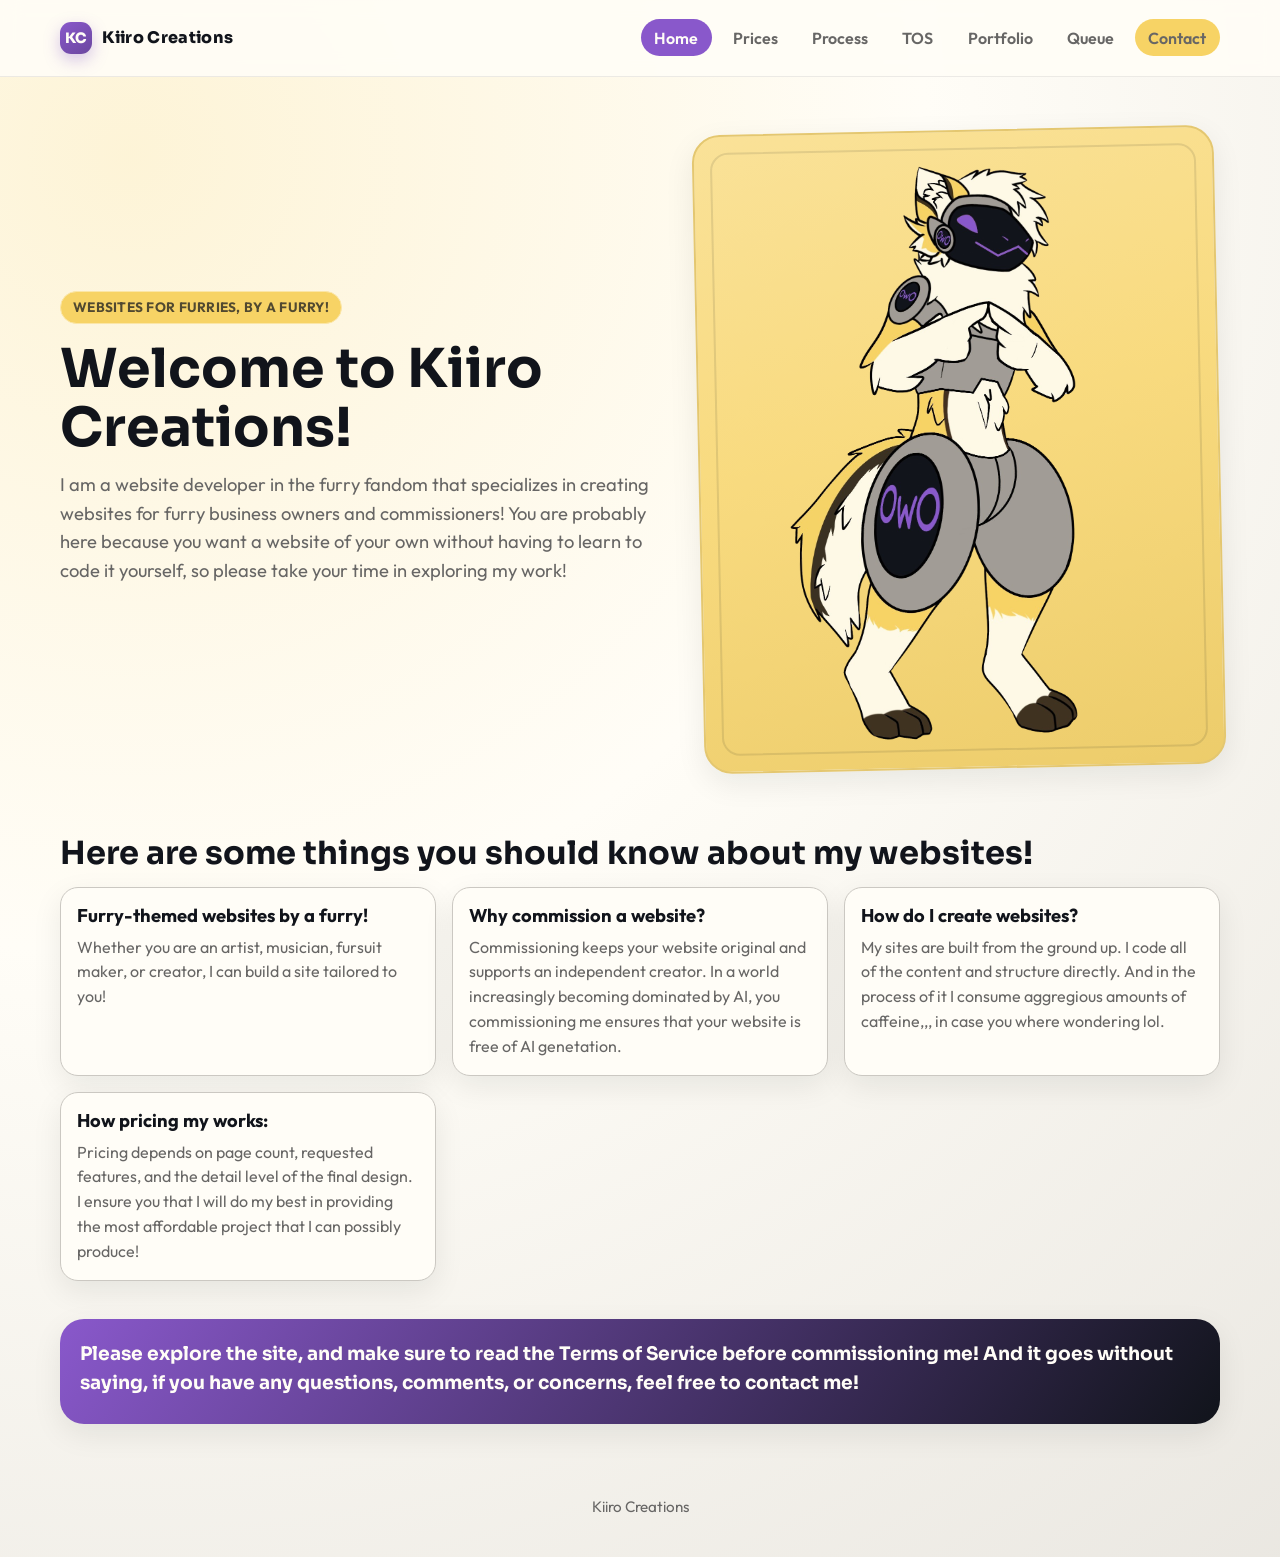
<file: index.html>
<!DOCTYPE html>
<html lang="en">

<head>
    <meta charset="UTF-8">
    <meta name="viewport" content="width=device-width, initial-scale=1.0">
    <title>Welcome - Kiiro Creations</title>
    <link rel="stylesheet" href="../Styles/styles.css">
</head>

<body>
    <header class="site-header">
        <div class="shell header-row">
            <a href="home.html" class="brand"><span class="brand-mark">KC</span><span>Kiiro Creations</span></a>
            <button class="nav-toggle" id="nav-toggle" aria-expanded="false" aria-controls="site-nav"
                aria-label="Toggle menu">☰</button>
            <nav class="site-nav" id="site-nav" aria-label="Main navigation">
                <ul>
                    <li><a href="index.html" aria-current="page">Home</a></li>
                    <li><a href="prices.html">Prices</a></li>
                    <li><a href="process.html">Process</a></li>
                    <li><a href="tos.html">TOS</a></li>
                    <li><a href="portfolio.html">Portfolio</a></li>
                    <li><a href="queue.html">Queue</a></li>
                    <li><a href="contact.html" class="cta-link">Contact</a></li>
                </ul>
            </nav>
        </div>
    </header>

    <main class="shell">
        <section class="page-hero">
            <div>
                <span class="eyebrow">Websites for furries, by a furry!</span>
                <h1>Welcome to Kiiro Creations!</h1>
                <p>
                    I am a website developer in the furry fandom that specializes in creating websites for furry
                    business
                    owners and commissioners! You are probably here because you want a website of your own without
                    having
                    to learn to code it yourself, so please take your time in exploring my work!
                </p>
            </div>
            <aside class="hero-visual">
                <img src="../Images/kiiro1.png" alt="Kiiro">
            </aside>
        </section>

        <section class="section">
            <h2>Here are some things you should know about my websites!</h2>
            <div class="card-grid">
                <article class="card">
                    <h3>Furry-themed websites by a furry!</h3>
                    <p>Whether you are an artist, musician, fursuit maker, or creator, I can build a site tailored to
                        you!</p>
                </article>
                <article class="card">
                    <h3>Why commission a website?</h3>
                    <p>Commissioning keeps your website original and supports an independent creator.
                        In a world increasingly becoming dominated by AI, you commissioning me ensures
                        that your website is free of AI genetation.
                    </p>
                </article>
                <article class="card">
                    <h3>How do I create websites?</h3>
                    <p>My sites are built from the ground up. I code all of the content and structure directly.
                        And in the process of it I consume aggregious amounts of caffeine,,, in case you where
                        wondering lol.
                    </p>
                </article>
                <article class="card">
                    <h3>How pricing my works:</h3>
                    <p>Pricing depends on page count, requested features, and the detail level of the final design.
                        I ensure you that I will do my best in providing the most affordable project that I can
                        possibly produce!
                    </p>
                </article>
            </div>
        </section>

        <section class="section">
            <div class="banner">
                <h3>Please explore the site, and make sure to read the Terms of Service before commissioning me!
                    And it goes without saying, if you have any questions, comments, or concerns, feel free to
                    contact me!
                </h3>
            </div>
        </section>
    </main>

    <footer class="site-footer shell">Kiiro Creations</footer>
    <script src="../Styles/nav.js"></script>
</body>

</html>
</file>
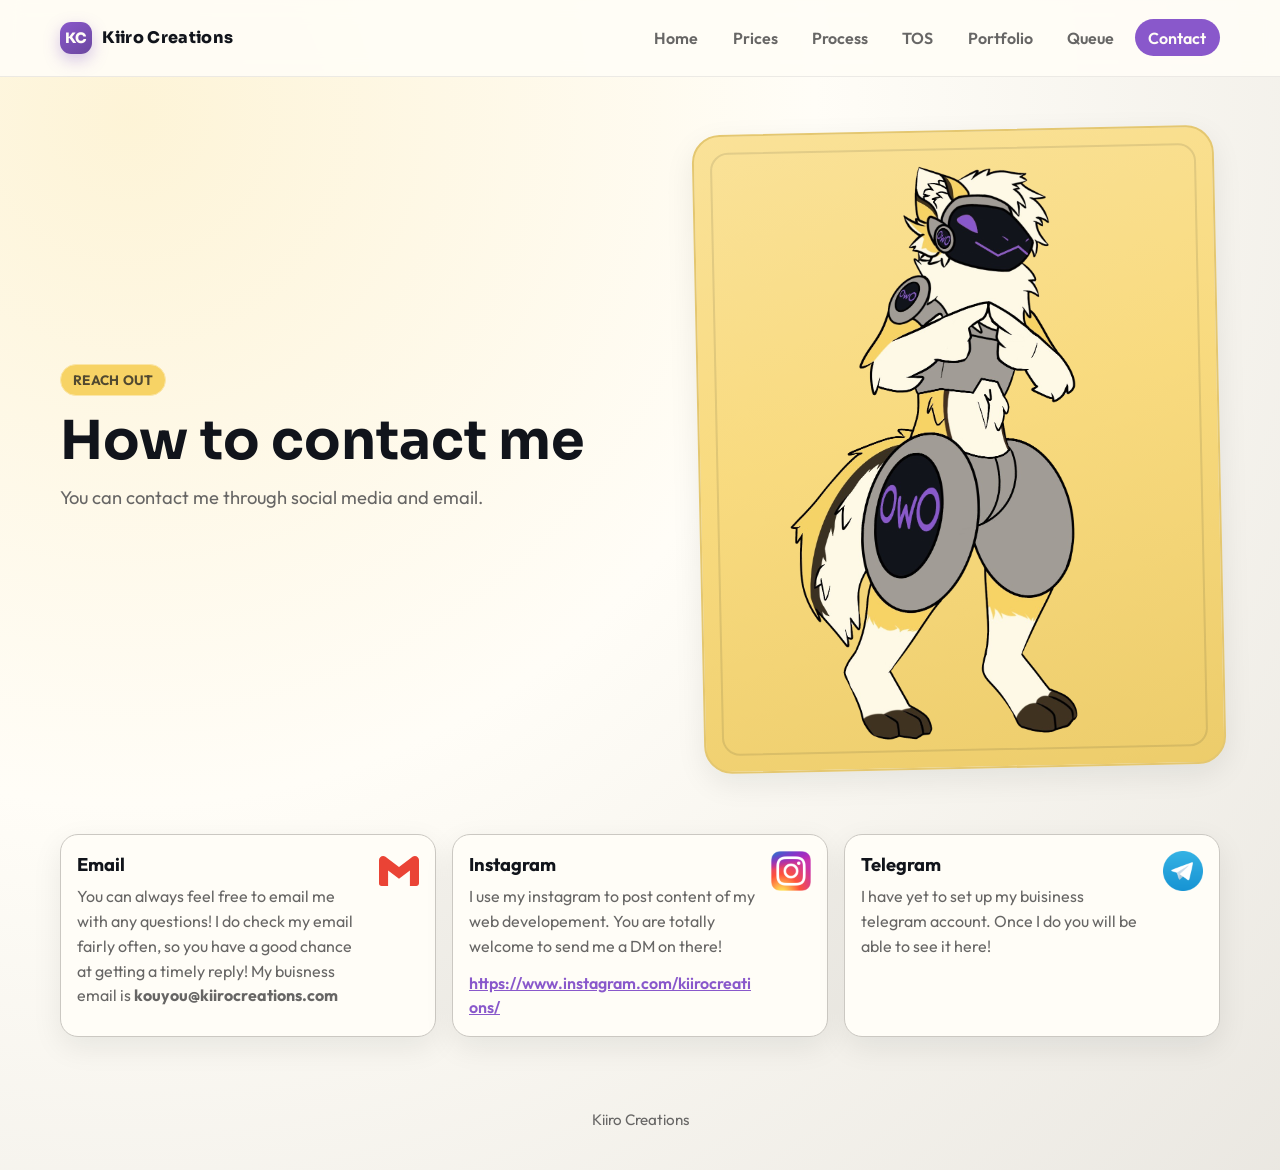
<file: contact.html>
<!DOCTYPE html>
<html lang="en">

<head>
    <meta charset="UTF-8">
    <meta name="viewport" content="width=device-width, initial-scale=1.0">
    <title>Contact - Kiiro Creations</title>
    <link rel="stylesheet" href="../Styles/styles.css">
</head>

<body>
    <header class="site-header">
        <div class="shell header-row">
            <a href="home.html" class="brand"><span class="brand-mark">KC</span><span>Kiiro Creations</span></a>
            <button class="nav-toggle" id="nav-toggle" aria-expanded="false" aria-controls="site-nav"
                aria-label="Toggle menu">☰</button>
            <nav class="site-nav" id="site-nav" aria-label="Main navigation">
                <ul>
                    <li><a href="index.html">Home</a></li>
                    <li><a href="prices.html">Prices</a></li>
                    <li><a href="process.html">Process</a></li>
                    <li><a href="tos.html">TOS</a></li>
                    <li><a href="portfolio.html">Portfolio</a></li>
                    <li><a href="queue.html">Queue</a></li>
                    <li><a href="contact.html" class="cta-link" aria-current="page">Contact</a></li>
                </ul>
            </nav>
        </div>
    </header>

    <main class="shell">
        <section class="page-hero">
            <div>
                <span class="eyebrow">Reach out</span>
                <h1>How to contact me</h1>
                <p>You can contact me through social media and email.</p>
            </div>
            <aside class="hero-visual"><img src="../Images/kiiro1.png" alt="Kiiro Creations mascot"></aside>
        </section>

        <section class="section">
            <div class="card-grid contact-card-grid">
                <article class="card contact-card">
                    <h3>Email</h3>
                    <img class="contact-icon" src="../Images/Gmail_logo.svg" alt="Gmail Logo">
                    <p>You can always feel free to email me with any questions! I do check my email
                        fairly often, so you have a good chance at getting a timely reply! My
                        buisness email is <b>kouyou@kiirocreations.com</b>
                    </p>
                </article>
                <article class="card contact-card">
                    <h3>Instagram</h3>
                    <img class="contact-icon" src="../Images/Instagram_logo_2016.png" alt="Instagram Logo">
                    <p>I use my instagram to post content of my web developement. You are 
                        totally welcome to send me a DM on there!
                    </p>
                    <a href="https://www.instagram.com/kiirocreations/">https://www.instagram.com/kiirocreations/</a>
                </article>
                <article class="card contact-card">
                    <h3>Telegram</h3>
                    <img class="contact-icon" src="../Images/Telegram_logo.svg.png" alt="Telegram Logo">
                    <p>I have yet to set up my buisiness telegram account. Once I do you will be able to
                        see it here!
                    </p>
                </article>
            </div>
        </section>
    </main>

    <footer class="site-footer shell">Kiiro Creations</footer>
    <script src="../Styles/nav.js"></script>
</body>

</html>
</file>
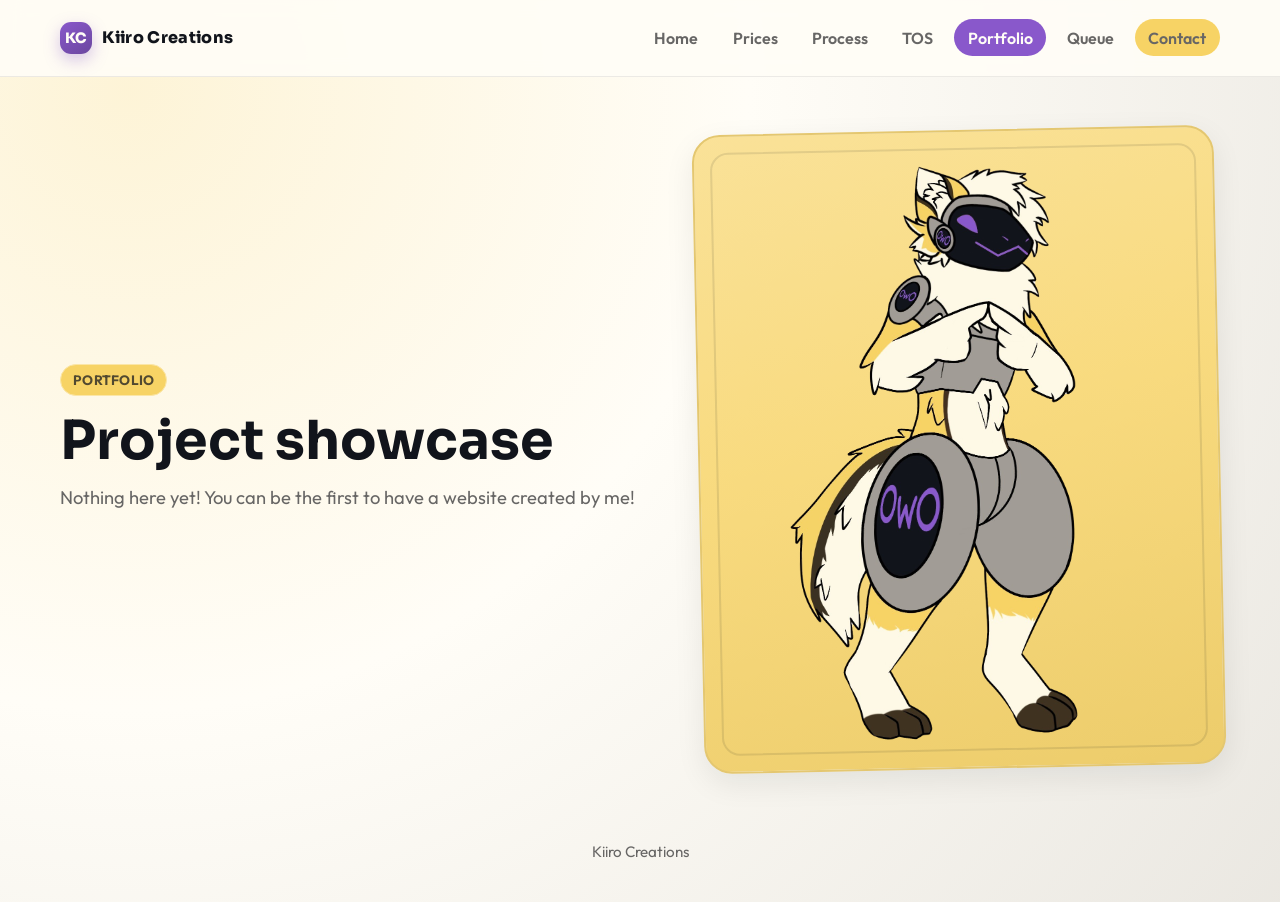
<file: portfolio.html>
<!DOCTYPE html>
<html lang="en">

<head>
    <meta charset="UTF-8">
    <meta name="viewport" content="width=device-width, initial-scale=1.0">
    <title>Portfolio - Kiiro Creations</title>
    <link rel="stylesheet" href="../Styles/styles.css">
</head>

<body>
    <header class="site-header">
        <div class="shell header-row">
            <a href="home.html" class="brand"><span class="brand-mark">KC</span><span>Kiiro Creations</span></a>
            <button class="nav-toggle" id="nav-toggle" aria-expanded="false" aria-controls="site-nav"
                aria-label="Toggle menu">☰</button>
            <nav class="site-nav" id="site-nav" aria-label="Main navigation">
                <ul>
                    <li><a href="index.html">Home</a></li>
                    <li><a href="prices.html">Prices</a></li>
                    <li><a href="process.html">Process</a></li>
                    <li><a href="tos.html">TOS</a></li>
                    <li><a href="portfolio.html" aria-current="page">Portfolio</a></li>
                    <li><a href="queue.html">Queue</a></li>
                    <li><a href="contact.html" class="cta-link">Contact</a></li>
                </ul>
            </nav>
        </div>
    </header>

    <main class="shell">
        <section class="page-hero">
            <div>
                <span class="eyebrow">Portfolio</span>
                <h1>Project showcase</h1>
                <p>
                    Nothing here yet! You can be the first to have a website created by me!
                </p>
            </div>
            <aside class="hero-visual"><img src="../Images/kiiro1.png" alt="Kiiro Creations mascot"></aside>
        </section>
    </main>

    <footer class="site-footer shell">Kiiro Creations</footer>
    <script src="../Styles/nav.js"></script>
</body>

</html>
</file>
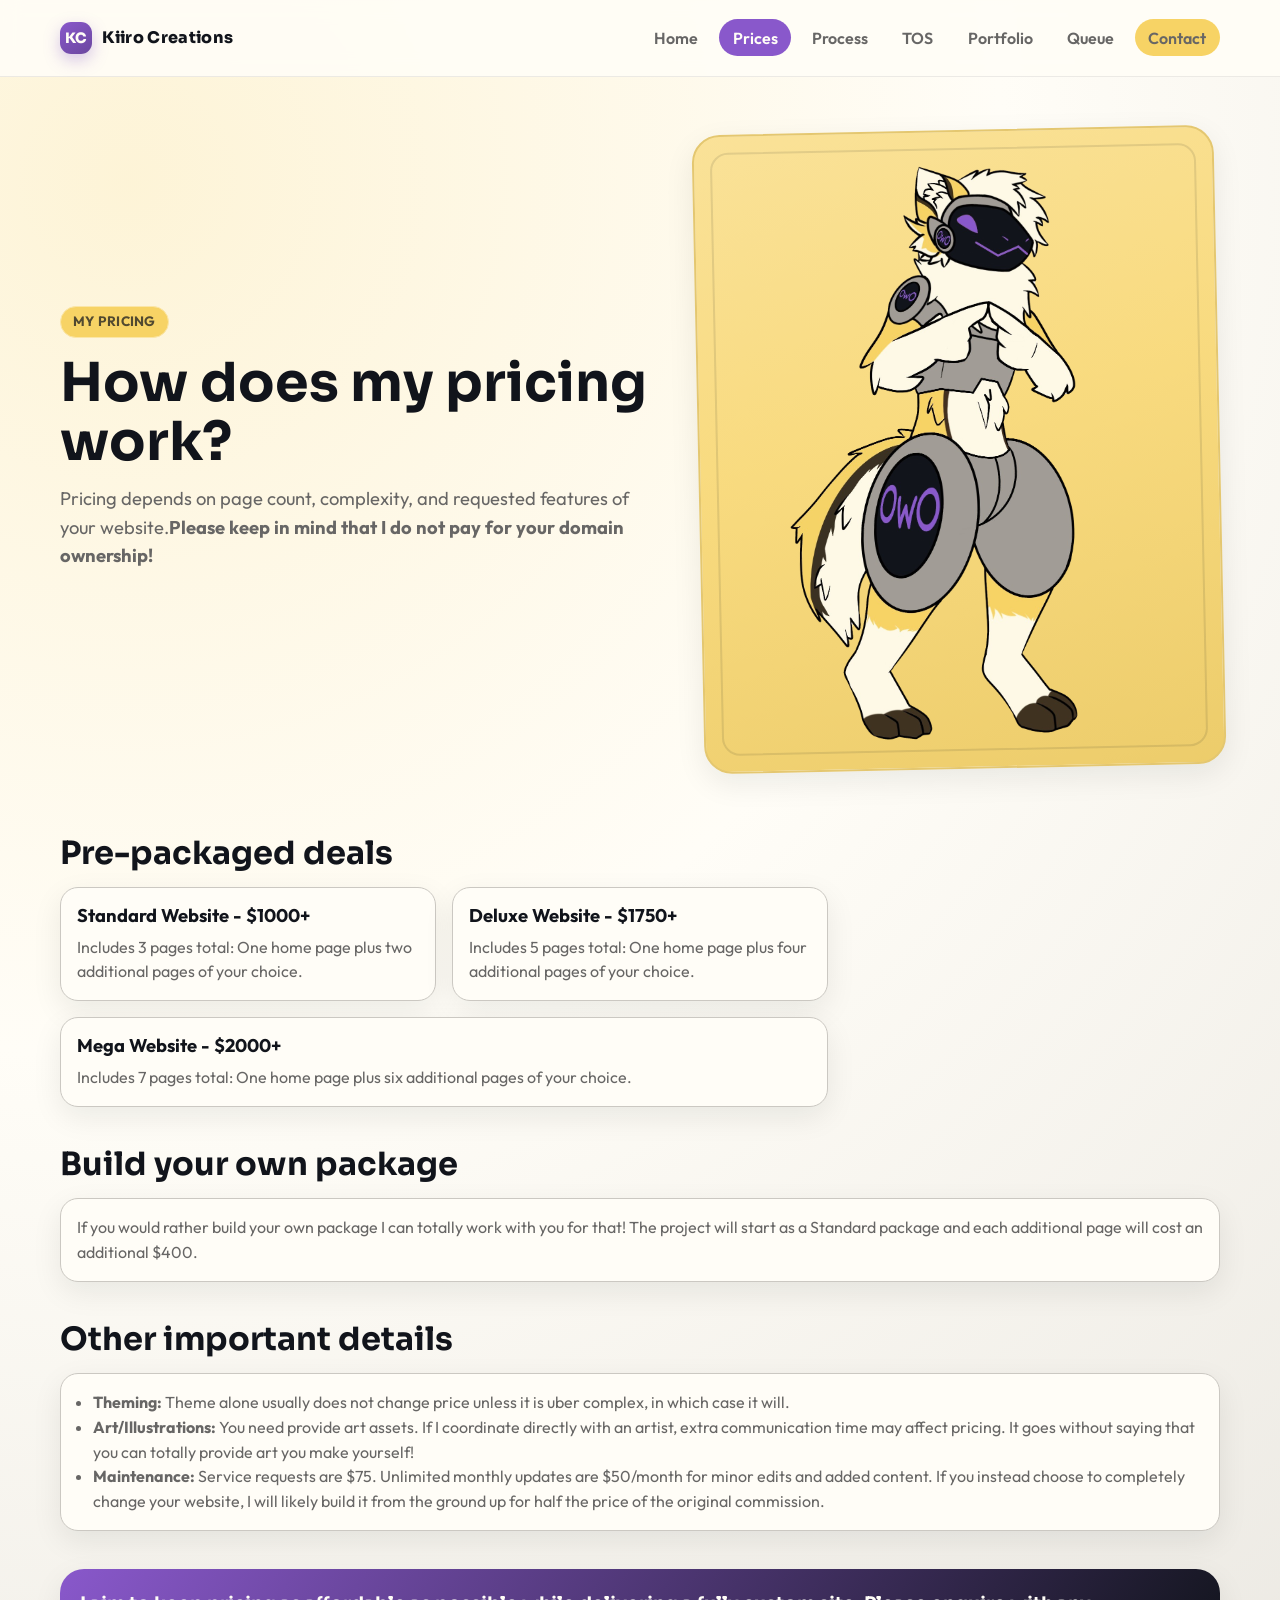
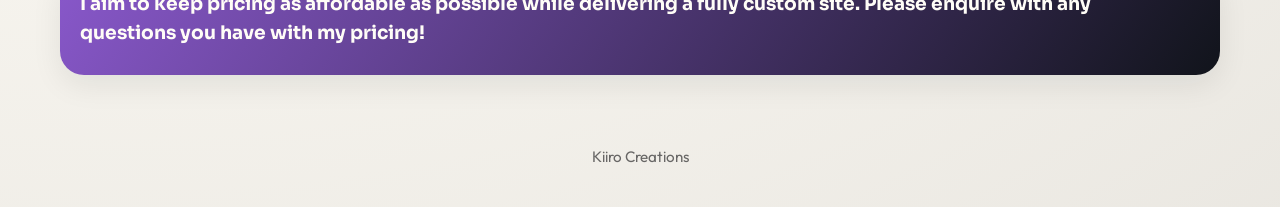
<file: prices.html>
<!DOCTYPE html>
<html lang="en">

<head>
    <meta charset="UTF-8">
    <meta name="viewport" content="width=device-width, initial-scale=1.0">
    <title>Prices - Kiiro Creations</title>
    <link rel="stylesheet" href="../Styles/styles.css">
</head>

<body>
    <header class="site-header">
        <div class="shell header-row">
            <a href="home.html" class="brand"><span class="brand-mark">KC</span><span>Kiiro Creations</span></a>
            <button class="nav-toggle" id="nav-toggle" aria-expanded="false" aria-controls="site-nav"
                aria-label="Toggle menu">☰</button>
            <nav class="site-nav" id="site-nav" aria-label="Main navigation">
                <ul>
                    <li><a href="index.html">Home</a></li>
                    <li><a href="prices.html" aria-current="page">Prices</a></li>
                    <li><a href="process.html">Process</a></li>
                    <li><a href="tos.html">TOS</a></li>
                    <li><a href="portfolio.html">Portfolio</a></li>
                    <li><a href="queue.html">Queue</a></li>
                    <li><a href="contact.html" class="cta-link">Contact</a></li>
                </ul>
            </nav>
        </div>
    </header>

    <main class="shell">
        <section class="page-hero">
            <div>
                <span class="eyebrow">My Pricing</span>
                <h1>How does my pricing work?</h1>
                <p>
                    Pricing depends on page count, complexity, and requested features of your website.<b>Please
                        keep in mind that I do not pay for your domain ownership!</b>
                </p>
            </div>
            <aside class="hero-visual"><img src="../Images/kiiro1.png" alt="Kiiro Creations mascot"></aside>
        </section>

        <section class="section">
            <h2>Pre-packaged deals</h2>
            <div class="card-grid">
                <article class="card">
                    <h3>Standard Website - $1000+</h3>
                    <p>Includes 3 pages total: One home page plus two additional pages of your choice.</p>
                </article>
                <article class="card">
                    <h3>Deluxe Website - $1750+</h3>
                    <p>Includes 5 pages total: One home page plus four additional pages of your choice.</p>
                </article>
                <article class="card card-wide">
                    <h3>Mega Website - $2000+</h3>
                    <p>Includes 7 pages total: One home page plus six additional pages of your choice.</p>
                </article>
            </div>
        </section>

        <section class="section">
            <h2>Build your own package</h2>
            <article class="card">
                <p>
                    If you would rather build your own package I can totally work with you for that! The project
                    will start as a Standard package and each additional page will cost an additional $400.
                </p>
            </article>
        </section>

        <section class="section">
            <h2>Other important details</h2>
            <article class="card">
                <ul>
                    <li><strong>Theming:</strong> Theme alone usually does not change price unless it is uber complex,
                        in which case it will.</li>
                    <li><strong>Art/Illustrations:</strong> You need provide art assets. If I coordinate directly with
                        an artist, extra communication time may affect pricing.
                        It goes without saying that you can totally provide art you make yourself!
                    </li>
                    <li><strong>Maintenance:</strong> Service requests are $75. Unlimited monthly updates are $50/month
                        for minor edits and added content.
                        If you instead choose to completely change your website, I will likely build it from the ground
                        up for half the price of the original commission.
                    </li>
                </ul>
            </article>
        </section>

        <section class="section">
            <div class="banner">
                <h3>I aim to keep pricing as affordable as possible while delivering a fully custom site. Please enquire
                    with any questions
                    you have with my pricing!
                </h3>
            </div>
        </section>
    </main>

    <footer class="site-footer shell">Kiiro Creations</footer>
    <script src="../Styles/nav.js"></script>
</body>

</html>
</file>
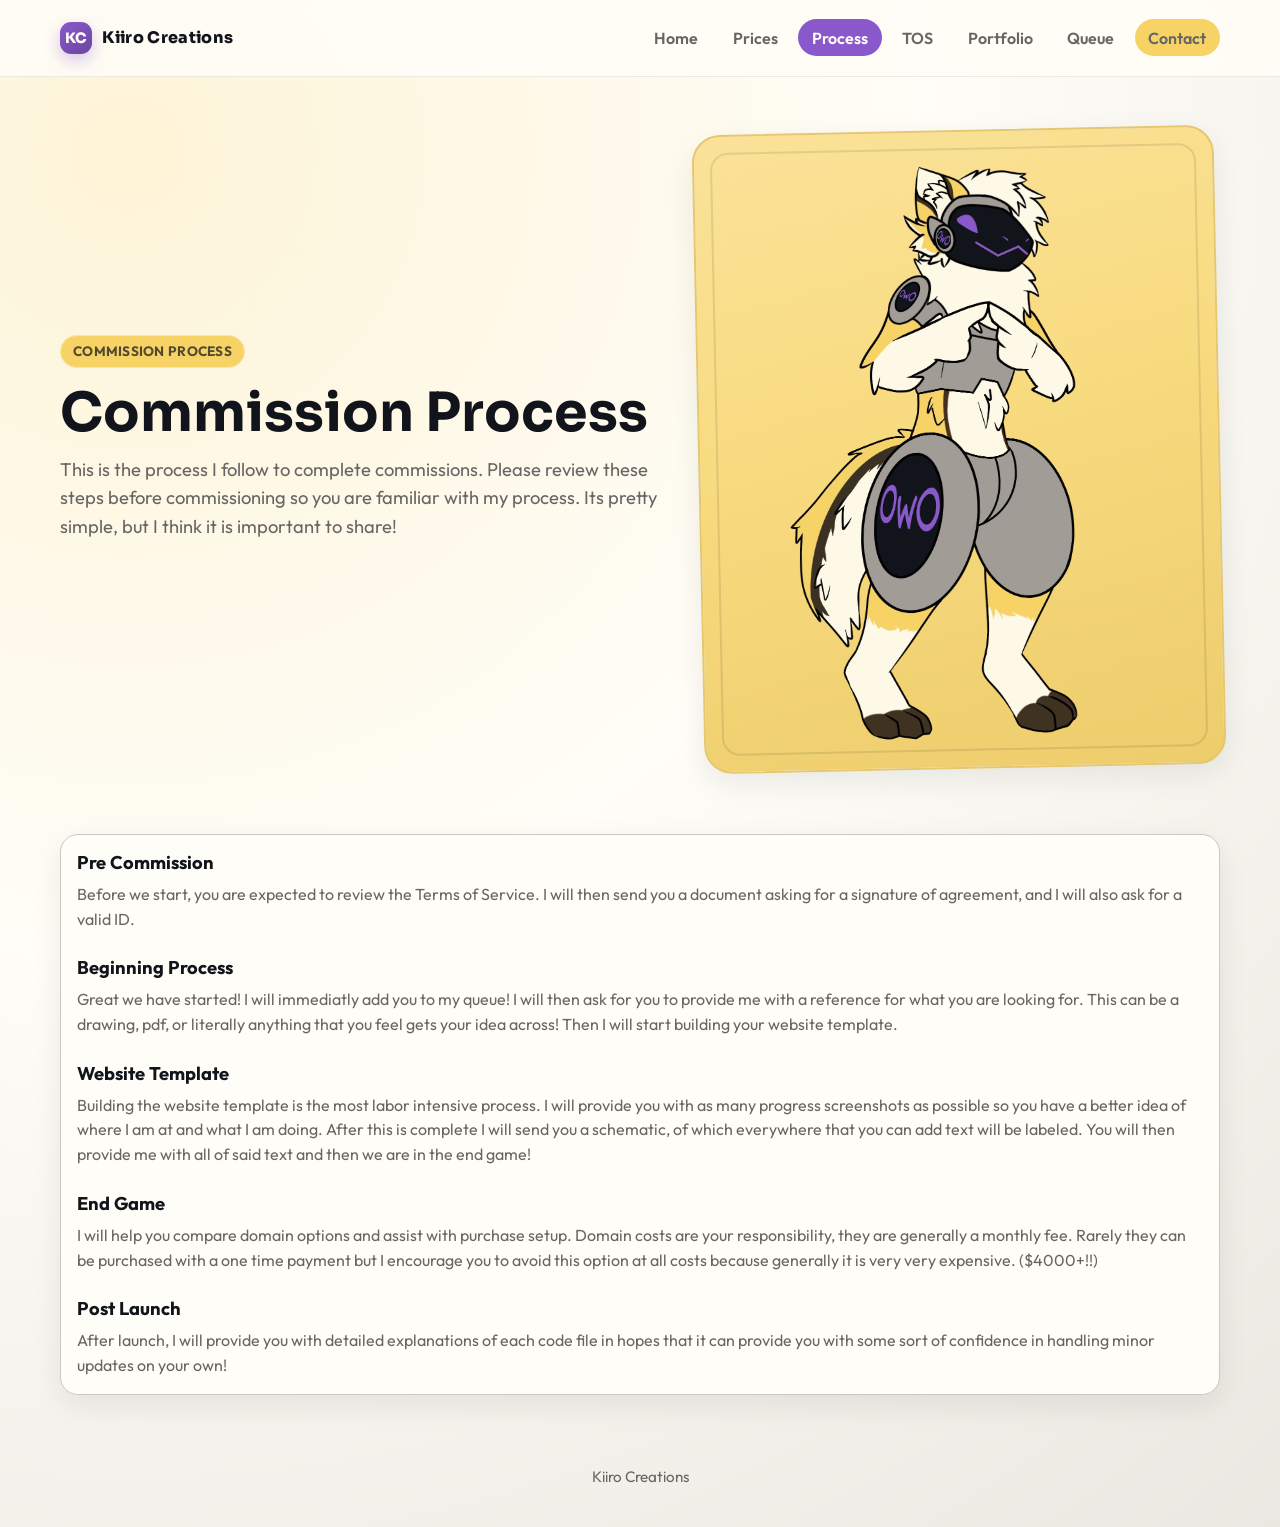
<file: process.html>
<!DOCTYPE html>
<html lang="en">

<head>
    <meta charset="UTF-8">
    <meta name="viewport" content="width=device-width, initial-scale=1.0">
    <title>Process - Kiiro Creations</title>
    <link rel="stylesheet" href="../Styles/styles.css">
</head>

<body>
    <header class="site-header">
        <div class="shell header-row">
            <a href="home.html" class="brand"><span class="brand-mark">KC</span><span>Kiiro Creations</span></a>
            <button class="nav-toggle" id="nav-toggle" aria-expanded="false" aria-controls="site-nav"
                aria-label="Toggle menu">☰</button>
            <nav class="site-nav" id="site-nav" aria-label="Main navigation">
                <ul>
                    <li><a href="index.html">Home</a></li>
                    <li><a href="prices.html">Prices</a></li>
                    <li><a href="process.html" aria-current="page">Process</a></li>
                    <li><a href="tos.html">TOS</a></li>
                    <li><a href="portfolio.html">Portfolio</a></li>
                    <li><a href="queue.html">Queue</a></li>
                    <li><a href="contact.html" class="cta-link">Contact</a></li>
                </ul>
            </nav>
        </div>
    </header>

    <main class="shell">
        <section class="page-hero">
            <div>
                <span class="eyebrow">Commission Process</span>
                <h1>Commission Process</h1>
                <p>
                    This is the process I follow to complete commissions. Please review these steps before commissioning
                    so you are familiar with my process. Its pretty simple, but I think it is important to share!
                </p>
            </div>
            <aside class="hero-visual"><img src="../Images/kiiro1.png" alt="Kiiro Creations mascot"></aside>
        </section>

        <section class="section">
            <div class="cardP">
                <article class="card">
                    <h3>Pre Commission</h3>
                    <p>Before we start, you are expected to review the Terms of Service. I will then send you a document
                        asking for a signature of agreement, and I will also ask for a valid ID.</p>
                    <br>
                    <h3>Beginning Process</h3>
                    <p>Great we have started! I will immediatly add you to my queue! I will then ask for you to provide
                        me with a reference for what
                        you are looking for. This can be a drawing, pdf, or literally anything that you feel gets your
                        idea across! Then I will start building your website template.
                    </p>
                    <br>
                    <h3>Website Template</h3>
                    <p>Building the website template is the most labor intensive process. I will provide you with as
                        many progress screenshots as possible
                        so you have a better idea of where I am at and what I am doing. After this is complete I will
                        send you a schematic, of which everywhere that you can add text will be labeled.
                        You will then provide me with all of said text and then we are in the end game!
                    </p>
                    <br>
                    <h3>End Game</h3>
                    <p>I will help you compare domain options and assist with purchase setup. Domain costs are your
                        responsibility,
                        they are generally a monthly fee. Rarely they can be purchased with a one time payment but I
                        encourage you to avoid this option at all costs
                        because generally it is very very expensive. ($4000+!!)
                    </p>
                    <br>
                    <h3>Post Launch</h3>
                    <p>After launch, I will provide you with detailed explanations of each code file in hopes that it
                        can provide you with some sort of confidence
                        in handling minor updates on your own!</p>
                </article>
            </div>
        </section>
    </main>

    <footer class="site-footer shell">Kiiro Creations</footer>
    <script src="../Styles/nav.js"></script>
</body>

</html>
</file>
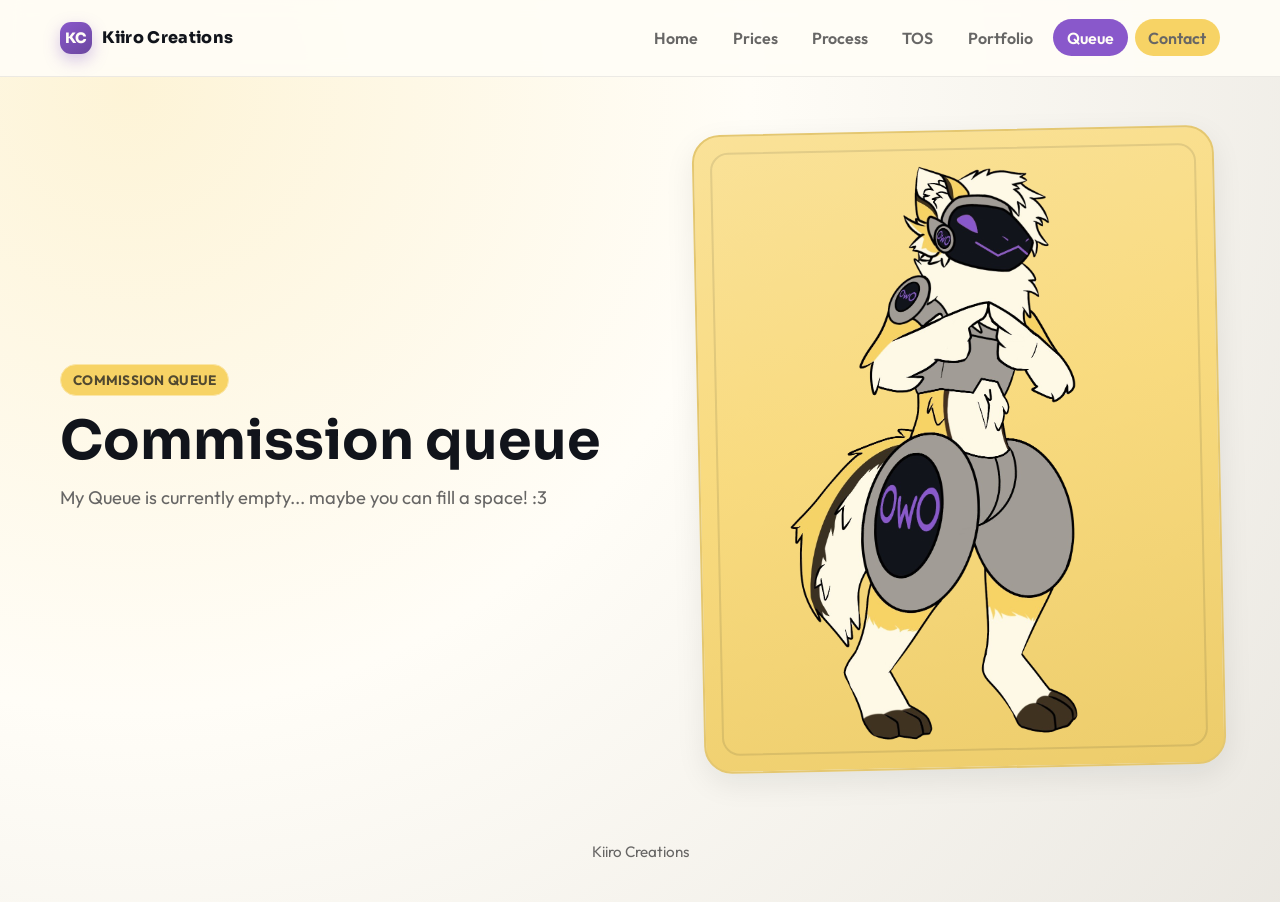
<file: queue.html>
<!DOCTYPE html>
<html lang="en">

<head>
    <meta charset="UTF-8">
    <meta name="viewport" content="width=device-width, initial-scale=1.0">
    <title>Queue - Kiiro Creations</title>
    <link rel="stylesheet" href="../Styles/styles.css">
</head>

<body>
    <header class="site-header">
        <div class="shell header-row">
            <a href="home.html" class="brand"><span class="brand-mark">KC</span><span>Kiiro Creations</span></a>
            <button class="nav-toggle" id="nav-toggle" aria-expanded="false" aria-controls="site-nav"
                aria-label="Toggle menu">☰</button>
            <nav class="site-nav" id="site-nav" aria-label="Main navigation">
                <ul>
                    <li><a href="index.html">Home</a></li>
                    <li><a href="prices.html">Prices</a></li>
                    <li><a href="process.html">Process</a></li>
                    <li><a href="tos.html">TOS</a></li>
                    <li><a href="portfolio.html">Portfolio</a></li>
                    <li><a href="queue.html" aria-current="page">Queue</a></li>
                    <li><a href="contact.html" class="cta-link">Contact</a></li>
                </ul>
            </nav>
        </div>
    </header>

    <main class="shell">
        <section class="page-hero">
            <div>
                <span class="eyebrow">Commission Queue</span>
                <h1>Commission queue</h1>
                <p>My Queue is currently empty... maybe you can fill a space! :3</p>
            </div>
            <aside class="hero-visual"><img src="../Images/kiiro1.png" alt="Kiiro Creations mascot"></aside>
        </section>
    </main>

    <footer class="site-footer shell">Kiiro Creations</footer>
    <script src="../Styles/nav.js"></script>
</body>

</html>
</file>
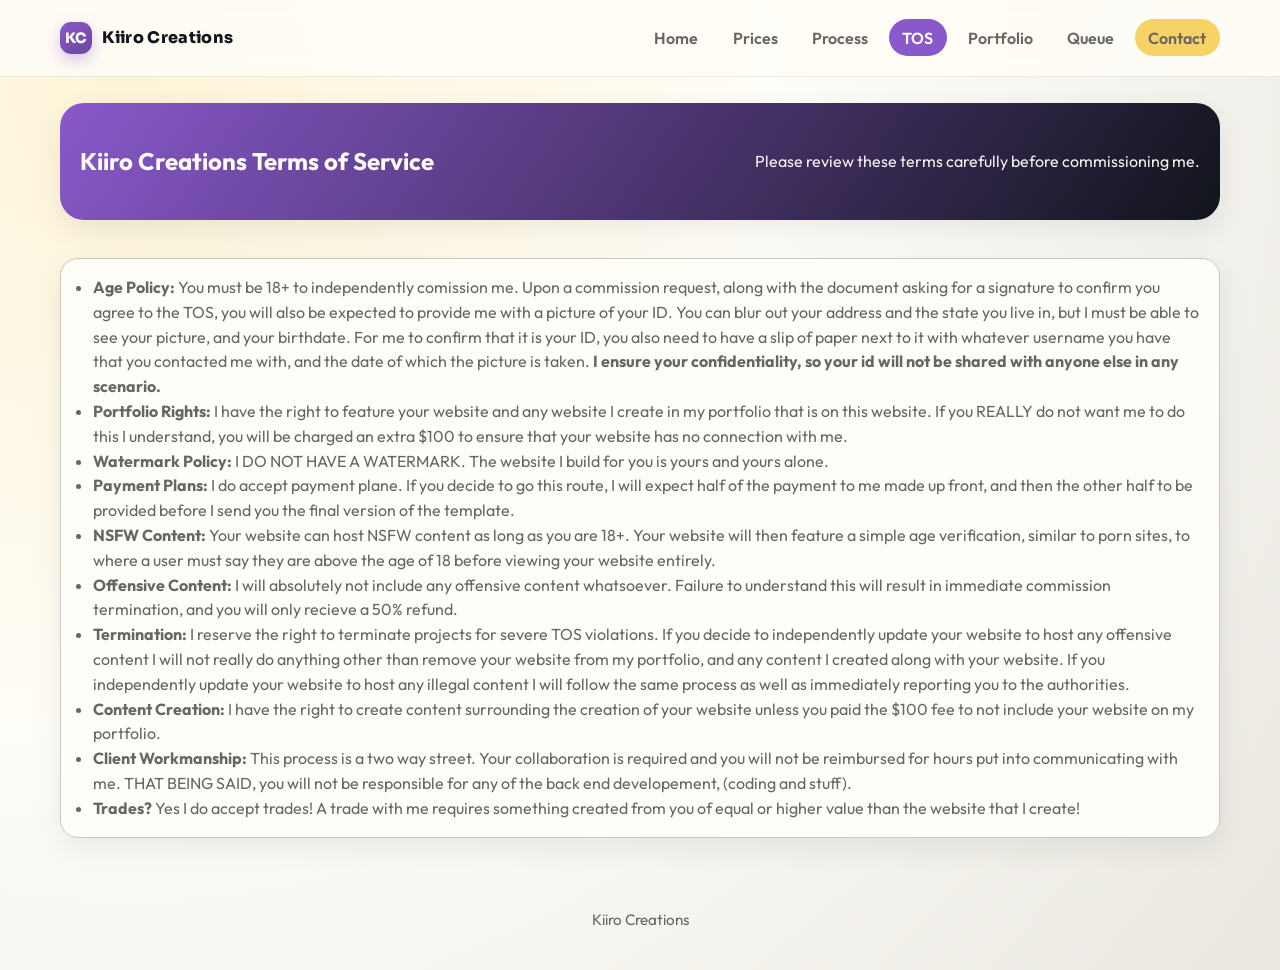
<file: tos.html>
<!DOCTYPE html>
<html lang="en">

<head>
    <meta charset="UTF-8">
    <meta name="viewport" content="width=device-width, initial-scale=1.0">
    <title>TOS - Kiiro Creations</title>
    <link rel="stylesheet" href="../Styles/styles.css">
</head>

<body>
    <header class="site-header">
        <div class="shell header-row">
            <a href="home.html" class="brand"><span class="brand-mark">KC</span><span>Kiiro Creations</span></a>
            <button class="nav-toggle" id="nav-toggle" aria-expanded="false" aria-controls="site-nav"
                aria-label="Toggle menu">☰</button>
            <nav class="site-nav" id="site-nav" aria-label="Main navigation">
                <ul>
                    <li><a href="index.html">Home</a></li>
                    <li><a href="prices.html">Prices</a></li>
                    <li><a href="process.html">Process</a></li>
                    <li><a href="tos.html" aria-current="page">TOS</a></li>
                    <li><a href="portfolio.html">Portfolio</a></li>
                    <li><a href="queue.html">Queue</a></li>
                    <li><a href="contact.html" class="cta-link">Contact</a></li>
                </ul>
            </nav>
        </div>
    </header>

    <main class="shell">
        <section class="section">
            <div class="banner">
                <h1>Kiiro Creations Terms of Service</h1>
                <p>Please review these terms carefully before commissioning me.</p>
            </div>
        </section>
        <section class="section">
            <article class="card">
                <ul>
                    <li><strong>Age Policy:</strong>
                        You must be 18+ to independently comission me. Upon a commission request, along
                        with the document asking for a signature to confirm you agree to the TOS, you will
                        also be expected to provide me with a picture of your ID. You can blur out your
                        address and the state you live in, but I must be able to see your picture, and your
                        birthdate. For me to confirm that it is your ID, you also need to have a slip of
                        paper next to it with whatever username you have that you contacted me with, and the
                        date of which the picture is taken. <b>I ensure your confidentiality, so your
                            id will not be shared with anyone else in any scenario.
                        </b></li>
                    <li><strong>Portfolio Rights:</strong>
                        I have the right to feature your website and any website I create in my portfolio that
                        is on this website. If you REALLY do not want me to do this I understand, you will be
                        charged an extra $100 to ensure that your website has no connection with me.</li>
                    <li><strong>Watermark Policy:</strong>
                        I DO NOT HAVE A WATERMARK. The website I build for you is yours and yours alone.</li>
                    <li><strong>Payment Plans:</strong>
                        I do accept payment plane. If you decide to go this route, I will expect half of the payment
                        to me made up front, and then the other half to be provided before I send you the final version
                        of the template.</li>
                    <li><strong>NSFW Content:</strong>
                        Your website can host NSFW content as long as you are 18+. Your website will then feature a
                        simple
                        age verification, similar to porn sites, to where a user must say they are above the age of 18
                        before viewing your website entirely.</li>
                    <li><strong>Offensive Content:</strong>
                        I will absolutely not include any offensive content whatsoever. Failure to understand this
                        will result in immediate commission termination, and you will only recieve a 50% refund.</li>
                    <li><strong>Termination:</strong>
                        I reserve the right to terminate projects for severe TOS violations. If you decide to
                        independently update your website to host any offensive content I will not really do anything
                        other than remove your website from my portfolio, and any content I created along with your
                        website. If you independently update your website to host any illegal content I will follow
                        the same process as well as immediately reporting you to the authorities.</li>
                    <li><strong>Content Creation:</strong>
                        I have the right to create content surrounding the creation of your website unless
                        you paid the $100 fee to not include your website on my portfolio.</li>
                    <li><strong>Client Workmanship:</strong>
                        This process is a two way street. Your collaboration is required and you will not
                        be reimbursed for hours put into communicating with me. THAT BEING SAID, you will
                        not be responsible for any of the back end developement, (coding and stuff).</li>
                    <li><strong>Trades?</strong> Yes I do accept trades! A trade with me requires something
                        created from you of equal or higher value than the website that I create!</li>
                </ul>
            </article>
        </section>
    </main>

    <footer class="site-footer shell">Kiiro Creations</footer>
    <script src="../Styles/nav.js"></script>
</body>

</html>
</file>
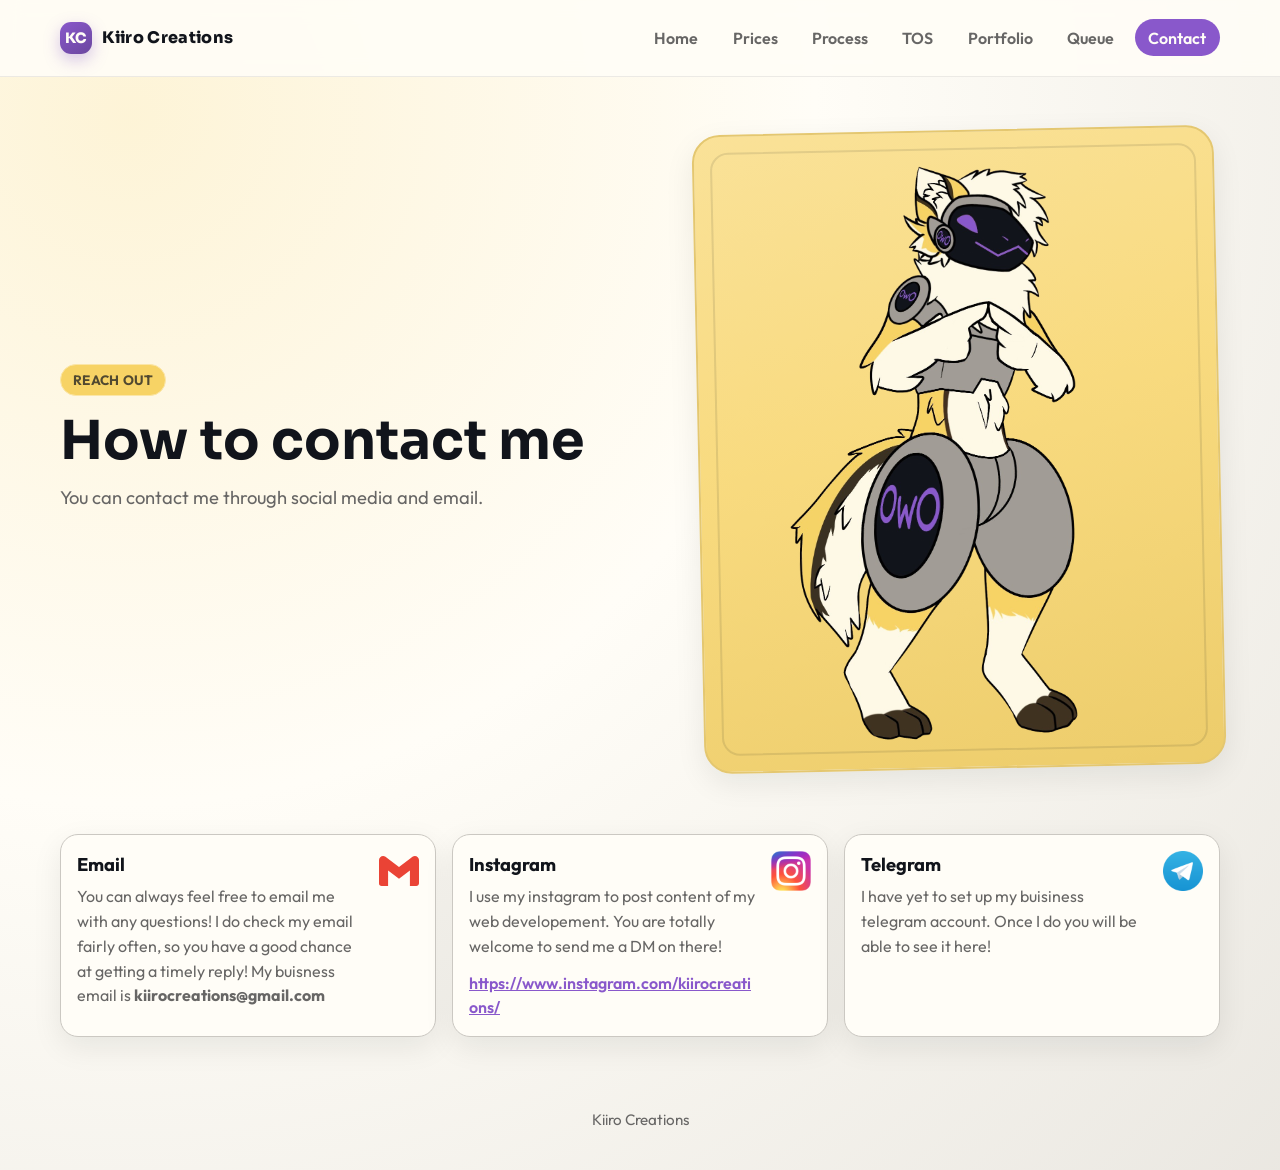
<file: html/contact.html>
<!DOCTYPE html>
<html lang="en">

<head>
    <meta charset="UTF-8">
    <meta name="viewport" content="width=device-width, initial-scale=1.0">
    <title>Contact - Kiiro Creations</title>
    <link rel="stylesheet" href="../Styles/styles.css">
</head>

<body>
    <header class="site-header">
        <div class="shell header-row">
            <a href="home.html" class="brand"><span class="brand-mark">KC</span><span>Kiiro Creations</span></a>
            <button class="nav-toggle" id="nav-toggle" aria-expanded="false" aria-controls="site-nav"
                aria-label="Toggle menu">☰</button>
            <nav class="site-nav" id="site-nav" aria-label="Main navigation">
                <ul>
                    <li><a href="home.html">Home</a></li>
                    <li><a href="prices.html">Prices</a></li>
                    <li><a href="process.html">Process</a></li>
                    <li><a href="tos.html">TOS</a></li>
                    <li><a href="portfolio.html">Portfolio</a></li>
                    <li><a href="queue.html">Queue</a></li>
                    <li><a href="contact.html" class="cta-link" aria-current="page">Contact</a></li>
                </ul>
            </nav>
        </div>
    </header>

    <main class="shell">
        <section class="page-hero">
            <div>
                <span class="eyebrow">Reach out</span>
                <h1>How to contact me</h1>
                <p>You can contact me through social media and email.</p>
            </div>
            <aside class="hero-visual"><img src="../Images/kiiro1.png" alt="Kiiro Creations mascot"></aside>
        </section>

        <section class="section">
            <div class="card-grid contact-card-grid">
                <article class="card contact-card">
                    <h3>Email</h3>
                    <img class="contact-icon" src="../Images/Gmail_logo.svg" alt="Gmail Logo">
                    <p>You can always feel free to email me with any questions! I do check my email
                        fairly often, so you have a good chance at getting a timely reply! My
                        buisness email is <b>kiirocreations@gmail.com</b>
                    </p>
                </article>
                <article class="card contact-card">
                    <h3>Instagram</h3>
                    <img class="contact-icon" src="../Images/Instagram_logo_2016.png" alt="Instagram Logo">
                    <p>I use my instagram to post content of my web developement. You are 
                        totally welcome to send me a DM on there!
                    </p>
                    <a href="https://www.instagram.com/kiirocreations/">https://www.instagram.com/kiirocreations/</a>
                </article>
                <article class="card contact-card">
                    <h3>Telegram</h3>
                    <img class="contact-icon" src="../Images/Telegram_logo.svg.png" alt="Telegram Logo">
                    <p>I have yet to set up my buisiness telegram account. Once I do you will be able to
                        see it here!
                    </p>
                </article>
            </div>
        </section>
    </main>

    <footer class="site-footer shell">Kiiro Creations</footer>
    <script src="../Styles/nav.js"></script>
</body>

</html>
</file>
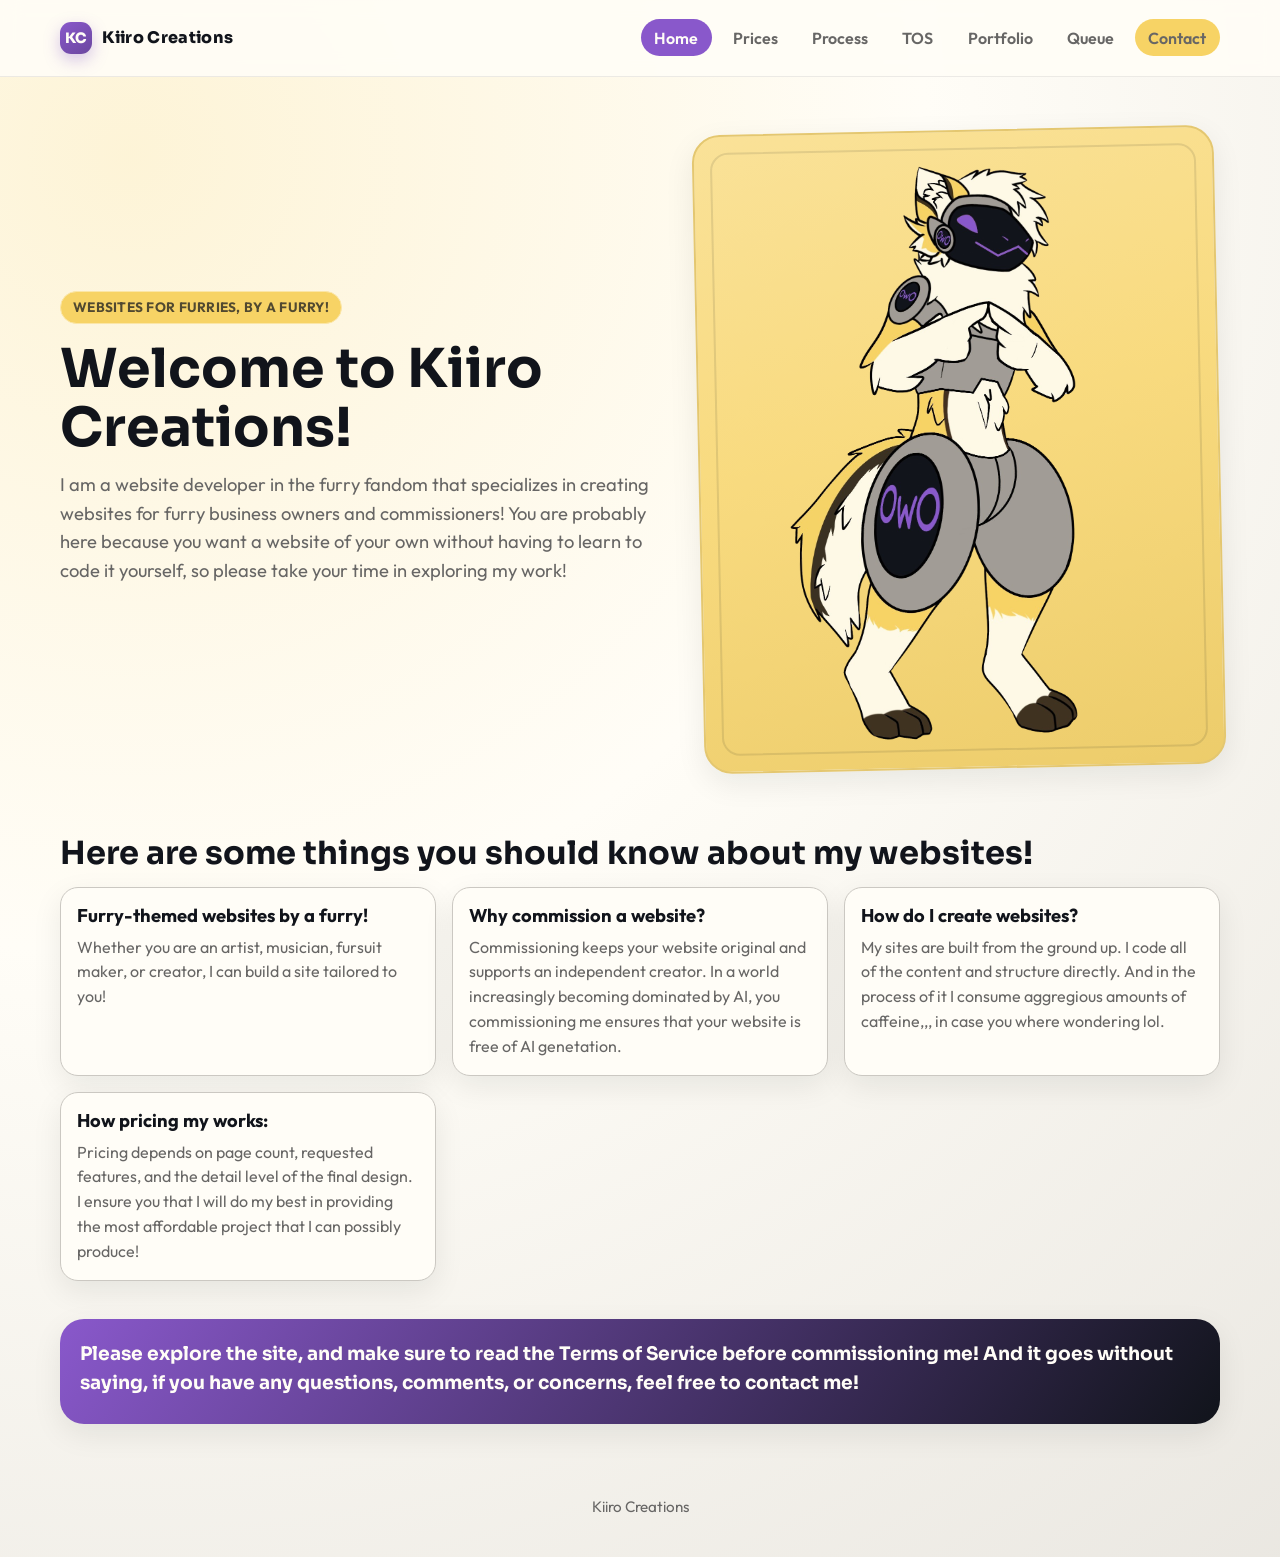
<file: html/home.html>
<!DOCTYPE html>
<html lang="en">

<head>
    <meta charset="UTF-8">
    <meta name="viewport" content="width=device-width, initial-scale=1.0">
    <title>Welcome - Kiiro Creations</title>
    <link rel="stylesheet" href="../Styles/styles.css">
</head>

<body>
    <header class="site-header">
        <div class="shell header-row">
            <a href="home.html" class="brand"><span class="brand-mark">KC</span><span>Kiiro Creations</span></a>
            <button class="nav-toggle" id="nav-toggle" aria-expanded="false" aria-controls="site-nav"
                aria-label="Toggle menu">☰</button>
            <nav class="site-nav" id="site-nav" aria-label="Main navigation">
                <ul>
                    <li><a href="home.html" aria-current="page">Home</a></li>
                    <li><a href="prices.html">Prices</a></li>
                    <li><a href="process.html">Process</a></li>
                    <li><a href="tos.html">TOS</a></li>
                    <li><a href="portfolio.html">Portfolio</a></li>
                    <li><a href="queue.html">Queue</a></li>
                    <li><a href="contact.html" class="cta-link">Contact</a></li>
                </ul>
            </nav>
        </div>
    </header>

    <main class="shell">
        <section class="page-hero">
            <div>
                <span class="eyebrow">Websites for furries, by a furry!</span>
                <h1>Welcome to Kiiro Creations!</h1>
                <p>
                    I am a website developer in the furry fandom that specializes in creating websites for furry
                    business
                    owners and commissioners! You are probably here because you want a website of your own without
                    having
                    to learn to code it yourself, so please take your time in exploring my work!
                </p>
            </div>
            <aside class="hero-visual">
                <img src="../Images/kiiro1.png" alt="Kiiro">
            </aside>
        </section>

        <section class="section">
            <h2>Here are some things you should know about my websites!</h2>
            <div class="card-grid">
                <article class="card">
                    <h3>Furry-themed websites by a furry!</h3>
                    <p>Whether you are an artist, musician, fursuit maker, or creator, I can build a site tailored to
                        you!</p>
                </article>
                <article class="card">
                    <h3>Why commission a website?</h3>
                    <p>Commissioning keeps your website original and supports an independent creator.
                        In a world increasingly becoming dominated by AI, you commissioning me ensures
                        that your website is free of AI genetation.
                    </p>
                </article>
                <article class="card">
                    <h3>How do I create websites?</h3>
                    <p>My sites are built from the ground up. I code all of the content and structure directly.
                        And in the process of it I consume aggregious amounts of caffeine,,, in case you where
                        wondering lol.
                    </p>
                </article>
                <article class="card">
                    <h3>How pricing my works:</h3>
                    <p>Pricing depends on page count, requested features, and the detail level of the final design.
                        I ensure you that I will do my best in providing the most affordable project that I can
                        possibly produce!
                    </p>
                </article>
            </div>
        </section>

        <section class="section">
            <div class="banner">
                <h3>Please explore the site, and make sure to read the Terms of Service before commissioning me!
                    And it goes without saying, if you have any questions, comments, or concerns, feel free to
                    contact me!
                </h3>
            </div>
        </section>
    </main>

    <footer class="site-footer shell">Kiiro Creations</footer>
    <script src="../Styles/nav.js"></script>
</body>

</html>
</file>
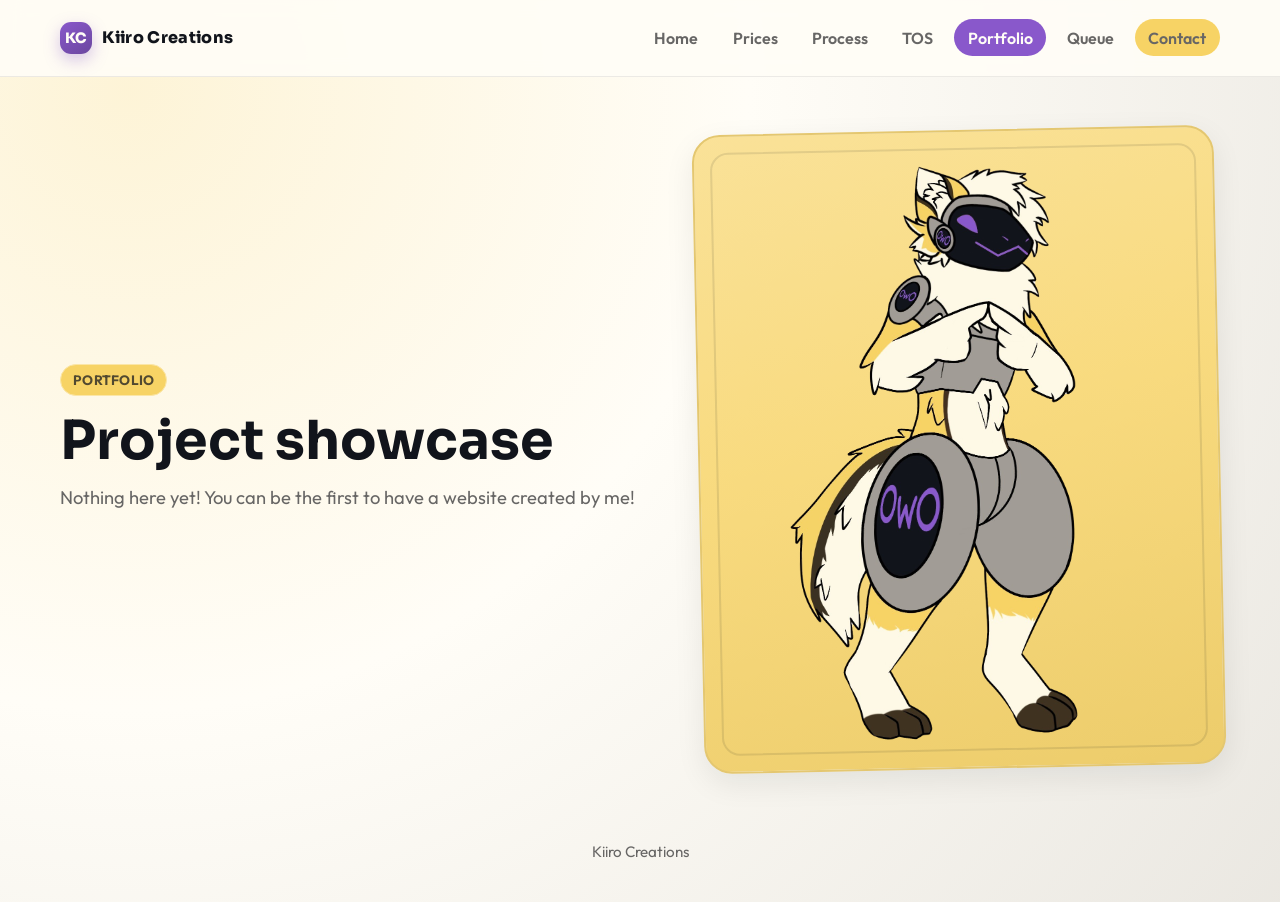
<file: html/portfolio.html>
<!DOCTYPE html>
<html lang="en">

<head>
    <meta charset="UTF-8">
    <meta name="viewport" content="width=device-width, initial-scale=1.0">
    <title>Portfolio - Kiiro Creations</title>
    <link rel="stylesheet" href="../Styles/styles.css">
</head>

<body>
    <header class="site-header">
        <div class="shell header-row">
            <a href="home.html" class="brand"><span class="brand-mark">KC</span><span>Kiiro Creations</span></a>
            <button class="nav-toggle" id="nav-toggle" aria-expanded="false" aria-controls="site-nav"
                aria-label="Toggle menu">☰</button>
            <nav class="site-nav" id="site-nav" aria-label="Main navigation">
                <ul>
                    <li><a href="home.html">Home</a></li>
                    <li><a href="prices.html">Prices</a></li>
                    <li><a href="process.html">Process</a></li>
                    <li><a href="tos.html">TOS</a></li>
                    <li><a href="portfolio.html" aria-current="page">Portfolio</a></li>
                    <li><a href="queue.html">Queue</a></li>
                    <li><a href="contact.html" class="cta-link">Contact</a></li>
                </ul>
            </nav>
        </div>
    </header>

    <main class="shell">
        <section class="page-hero">
            <div>
                <span class="eyebrow">Portfolio</span>
                <h1>Project showcase</h1>
                <p>
                    Nothing here yet! You can be the first to have a website created by me!
                </p>
            </div>
            <aside class="hero-visual"><img src="../Images/kiiro1.png" alt="Kiiro Creations mascot"></aside>
        </section>
    </main>

    <footer class="site-footer shell">Kiiro Creations</footer>
    <script src="../Styles/nav.js"></script>
</body>

</html>
</file>
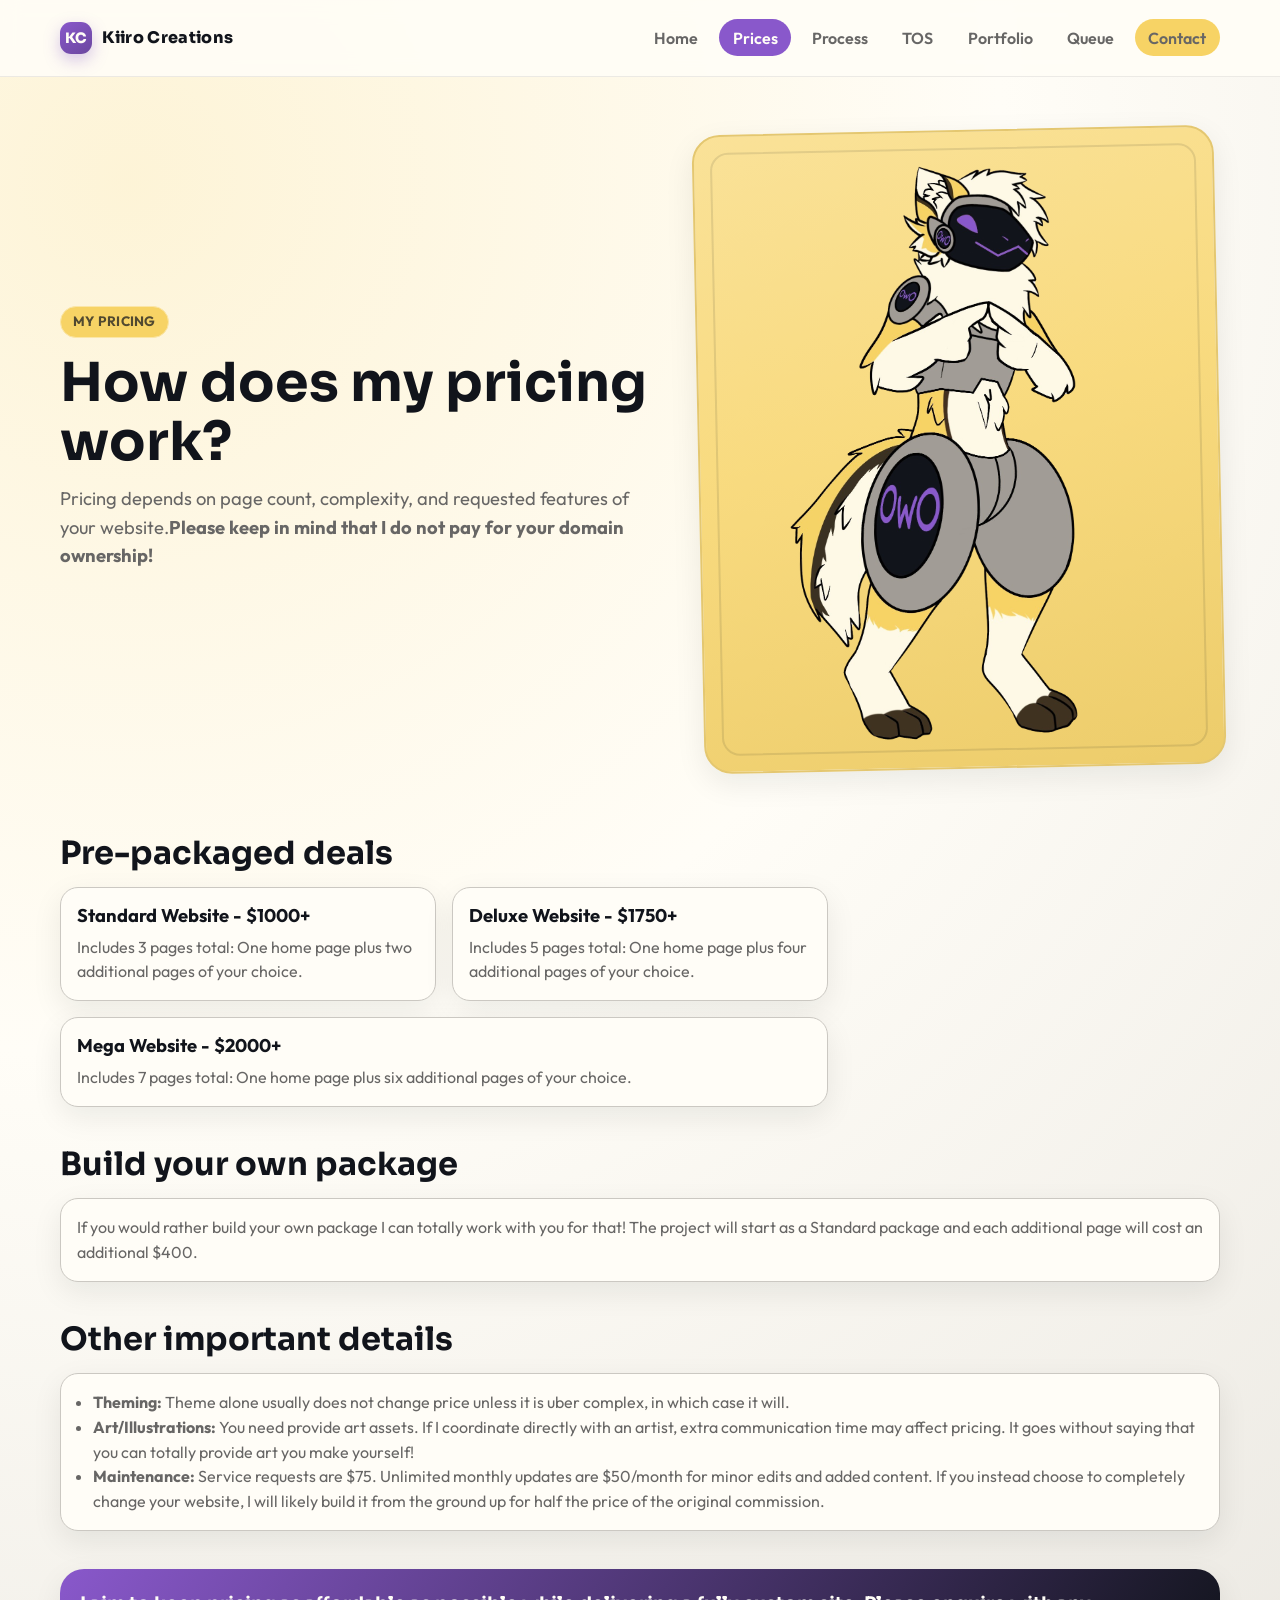
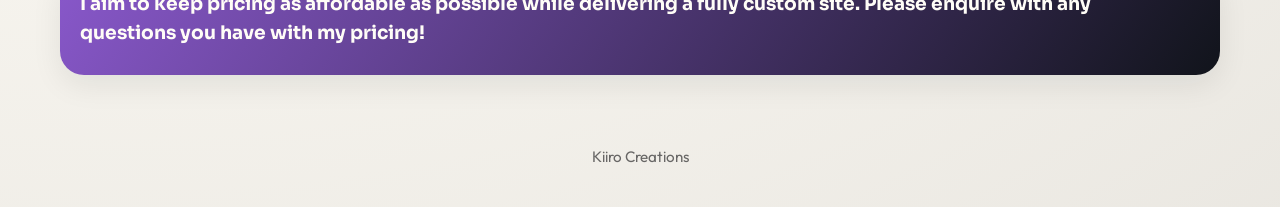
<file: html/prices.html>
<!DOCTYPE html>
<html lang="en">

<head>
    <meta charset="UTF-8">
    <meta name="viewport" content="width=device-width, initial-scale=1.0">
    <title>Prices - Kiiro Creations</title>
    <link rel="stylesheet" href="../Styles/styles.css">
</head>

<body>
    <header class="site-header">
        <div class="shell header-row">
            <a href="home.html" class="brand"><span class="brand-mark">KC</span><span>Kiiro Creations</span></a>
            <button class="nav-toggle" id="nav-toggle" aria-expanded="false" aria-controls="site-nav"
                aria-label="Toggle menu">☰</button>
            <nav class="site-nav" id="site-nav" aria-label="Main navigation">
                <ul>
                    <li><a href="home.html">Home</a></li>
                    <li><a href="prices.html" aria-current="page">Prices</a></li>
                    <li><a href="process.html">Process</a></li>
                    <li><a href="tos.html">TOS</a></li>
                    <li><a href="portfolio.html">Portfolio</a></li>
                    <li><a href="queue.html">Queue</a></li>
                    <li><a href="contact.html" class="cta-link">Contact</a></li>
                </ul>
            </nav>
        </div>
    </header>

    <main class="shell">
        <section class="page-hero">
            <div>
                <span class="eyebrow">My Pricing</span>
                <h1>How does my pricing work?</h1>
                <p>
                    Pricing depends on page count, complexity, and requested features of your website.<b>Please
                        keep in mind that I do not pay for your domain ownership!</b>
                </p>
            </div>
            <aside class="hero-visual"><img src="../Images/kiiro1.png" alt="Kiiro Creations mascot"></aside>
        </section>

        <section class="section">
            <h2>Pre-packaged deals</h2>
            <div class="card-grid">
                <article class="card">
                    <h3>Standard Website - $1000+</h3>
                    <p>Includes 3 pages total: One home page plus two additional pages of your choice.</p>
                </article>
                <article class="card">
                    <h3>Deluxe Website - $1750+</h3>
                    <p>Includes 5 pages total: One home page plus four additional pages of your choice.</p>
                </article>
                <article class="card card-wide">
                    <h3>Mega Website - $2000+</h3>
                    <p>Includes 7 pages total: One home page plus six additional pages of your choice.</p>
                </article>
            </div>
        </section>

        <section class="section">
            <h2>Build your own package</h2>
            <article class="card">
                <p>
                    If you would rather build your own package I can totally work with you for that! The project
                    will start as a Standard package and each additional page will cost an additional $400.
                </p>
            </article>
        </section>

        <section class="section">
            <h2>Other important details</h2>
            <article class="card">
                <ul>
                    <li><strong>Theming:</strong> Theme alone usually does not change price unless it is uber complex,
                        in which case it will.</li>
                    <li><strong>Art/Illustrations:</strong> You need provide art assets. If I coordinate directly with
                        an artist, extra communication time may affect pricing.
                        It goes without saying that you can totally provide art you make yourself!
                    </li>
                    <li><strong>Maintenance:</strong> Service requests are $75. Unlimited monthly updates are $50/month
                        for minor edits and added content.
                        If you instead choose to completely change your website, I will likely build it from the ground
                        up for half the price of the original commission.
                    </li>
                </ul>
            </article>
        </section>

        <section class="section">
            <div class="banner">
                <h3>I aim to keep pricing as affordable as possible while delivering a fully custom site. Please enquire
                    with any questions
                    you have with my pricing!
                </h3>
            </div>
        </section>
    </main>

    <footer class="site-footer shell">Kiiro Creations</footer>
    <script src="../Styles/nav.js"></script>
</body>

</html>
</file>
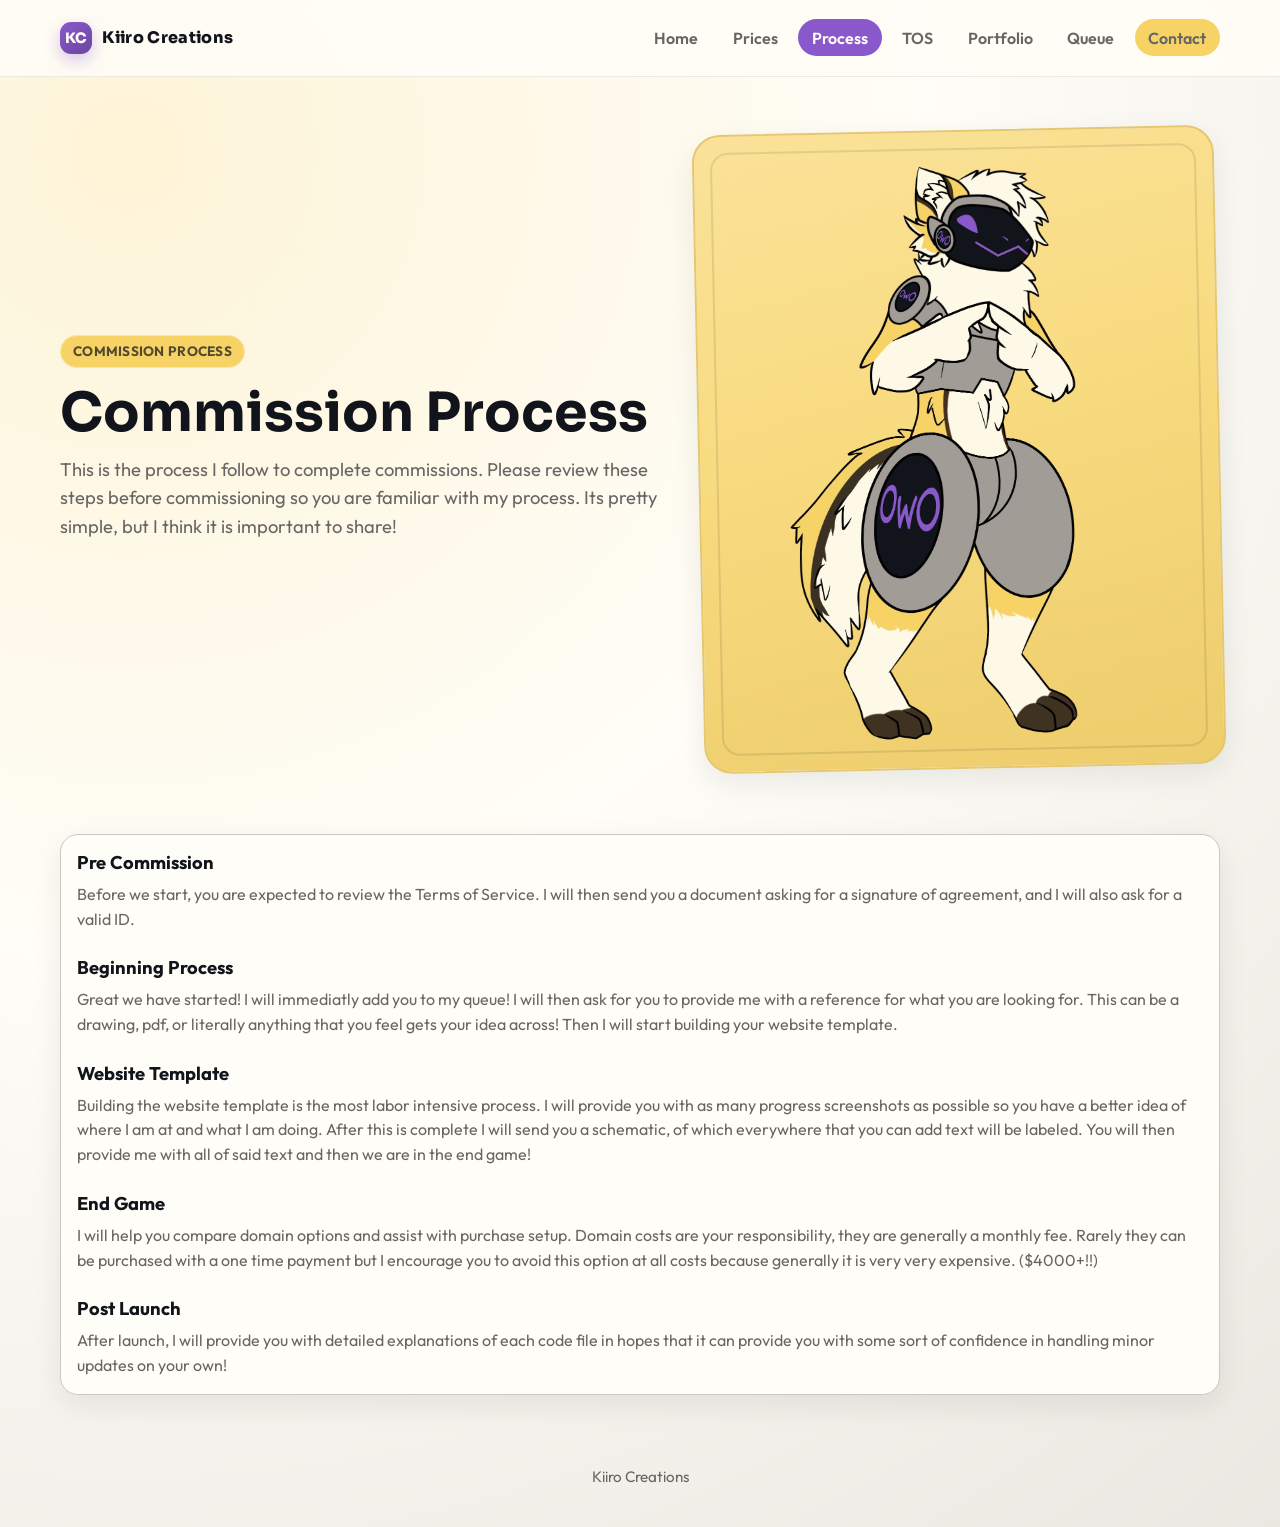
<file: html/process.html>
<!DOCTYPE html>
<html lang="en">

<head>
    <meta charset="UTF-8">
    <meta name="viewport" content="width=device-width, initial-scale=1.0">
    <title>Process - Kiiro Creations</title>
    <link rel="stylesheet" href="../Styles/styles.css">
</head>

<body>
    <header class="site-header">
        <div class="shell header-row">
            <a href="home.html" class="brand"><span class="brand-mark">KC</span><span>Kiiro Creations</span></a>
            <button class="nav-toggle" id="nav-toggle" aria-expanded="false" aria-controls="site-nav"
                aria-label="Toggle menu">☰</button>
            <nav class="site-nav" id="site-nav" aria-label="Main navigation">
                <ul>
                    <li><a href="home.html">Home</a></li>
                    <li><a href="prices.html">Prices</a></li>
                    <li><a href="process.html" aria-current="page">Process</a></li>
                    <li><a href="tos.html">TOS</a></li>
                    <li><a href="portfolio.html">Portfolio</a></li>
                    <li><a href="queue.html">Queue</a></li>
                    <li><a href="contact.html" class="cta-link">Contact</a></li>
                </ul>
            </nav>
        </div>
    </header>

    <main class="shell">
        <section class="page-hero">
            <div>
                <span class="eyebrow">Commission Process</span>
                <h1>Commission Process</h1>
                <p>
                    This is the process I follow to complete commissions. Please review these steps before commissioning
                    so you are familiar with my process. Its pretty simple, but I think it is important to share!
                </p>
            </div>
            <aside class="hero-visual"><img src="../Images/kiiro1.png" alt="Kiiro Creations mascot"></aside>
        </section>

        <section class="section">
            <div class="cardP">
                <article class="card">
                    <h3>Pre Commission</h3>
                    <p>Before we start, you are expected to review the Terms of Service. I will then send you a document
                        asking for a signature of agreement, and I will also ask for a valid ID.</p>
                    <br>
                    <h3>Beginning Process</h3>
                    <p>Great we have started! I will immediatly add you to my queue! I will then ask for you to provide
                        me with a reference for what
                        you are looking for. This can be a drawing, pdf, or literally anything that you feel gets your
                        idea across! Then I will start building your website template.
                    </p>
                    <br>
                    <h3>Website Template</h3>
                    <p>Building the website template is the most labor intensive process. I will provide you with as
                        many progress screenshots as possible
                        so you have a better idea of where I am at and what I am doing. After this is complete I will
                        send you a schematic, of which everywhere that you can add text will be labeled.
                        You will then provide me with all of said text and then we are in the end game!
                    </p>
                    <br>
                    <h3>End Game</h3>
                    <p>I will help you compare domain options and assist with purchase setup. Domain costs are your
                        responsibility,
                        they are generally a monthly fee. Rarely they can be purchased with a one time payment but I
                        encourage you to avoid this option at all costs
                        because generally it is very very expensive. ($4000+!!)
                    </p>
                    <br>
                    <h3>Post Launch</h3>
                    <p>After launch, I will provide you with detailed explanations of each code file in hopes that it
                        can provide you with some sort of confidence
                        in handling minor updates on your own!</p>
                </article>
            </div>
        </section>
    </main>

    <footer class="site-footer shell">Kiiro Creations</footer>
    <script src="../Styles/nav.js"></script>
</body>

</html>
</file>
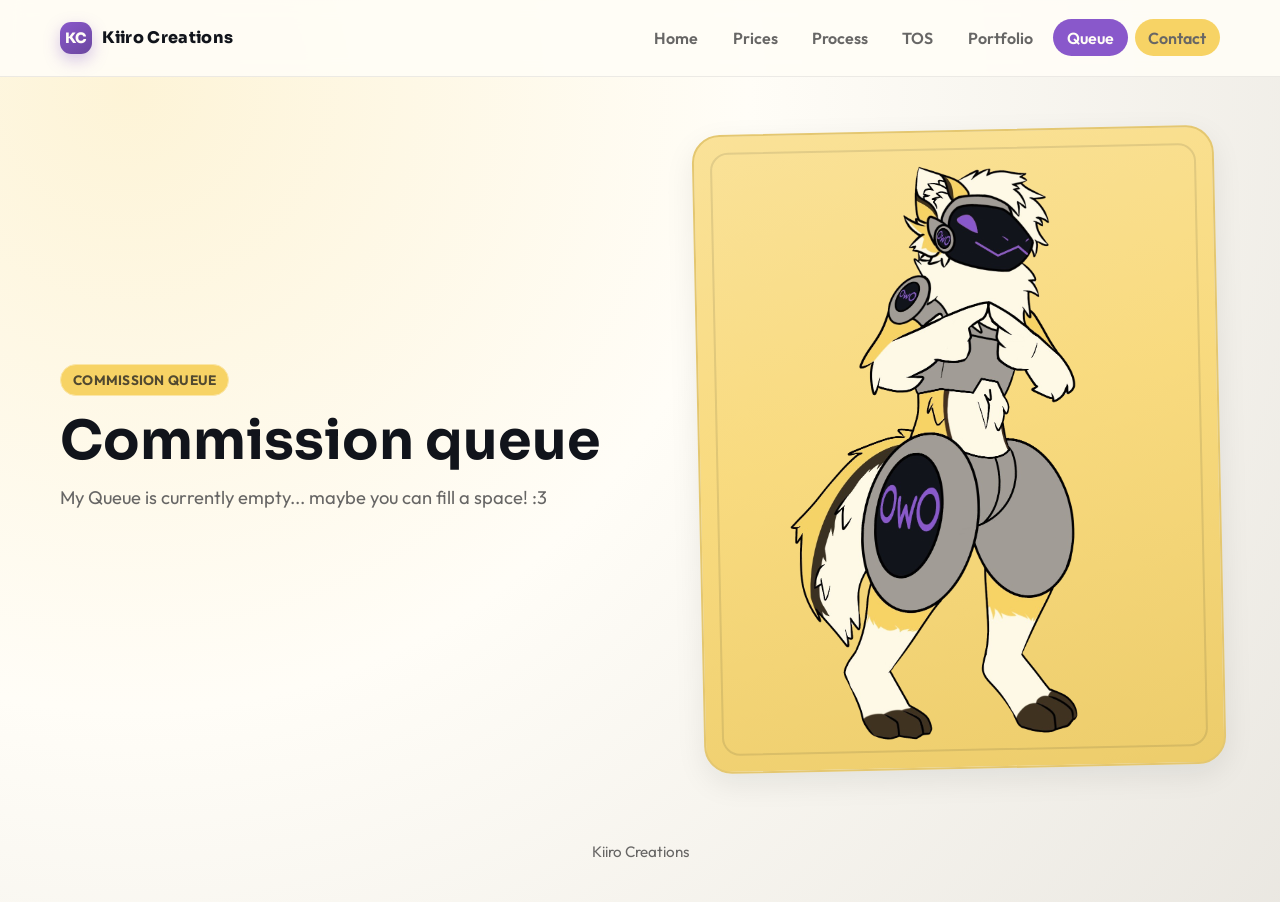
<file: html/queue.html>
<!DOCTYPE html>
<html lang="en">

<head>
    <meta charset="UTF-8">
    <meta name="viewport" content="width=device-width, initial-scale=1.0">
    <title>Queue - Kiiro Creations</title>
    <link rel="stylesheet" href="../Styles/styles.css">
</head>

<body>
    <header class="site-header">
        <div class="shell header-row">
            <a href="home.html" class="brand"><span class="brand-mark">KC</span><span>Kiiro Creations</span></a>
            <button class="nav-toggle" id="nav-toggle" aria-expanded="false" aria-controls="site-nav"
                aria-label="Toggle menu">☰</button>
            <nav class="site-nav" id="site-nav" aria-label="Main navigation">
                <ul>
                    <li><a href="home.html">Home</a></li>
                    <li><a href="prices.html">Prices</a></li>
                    <li><a href="process.html">Process</a></li>
                    <li><a href="tos.html">TOS</a></li>
                    <li><a href="portfolio.html">Portfolio</a></li>
                    <li><a href="queue.html" aria-current="page">Queue</a></li>
                    <li><a href="contact.html" class="cta-link">Contact</a></li>
                </ul>
            </nav>
        </div>
    </header>

    <main class="shell">
        <section class="page-hero">
            <div>
                <span class="eyebrow">Commission Queue</span>
                <h1>Commission queue</h1>
                <p>My Queue is currently empty... maybe you can fill a space! :3</p>
            </div>
            <aside class="hero-visual"><img src="../Images/kiiro1.png" alt="Kiiro Creations mascot"></aside>
        </section>
    </main>

    <footer class="site-footer shell">Kiiro Creations</footer>
    <script src="../Styles/nav.js"></script>
</body>

</html>
</file>
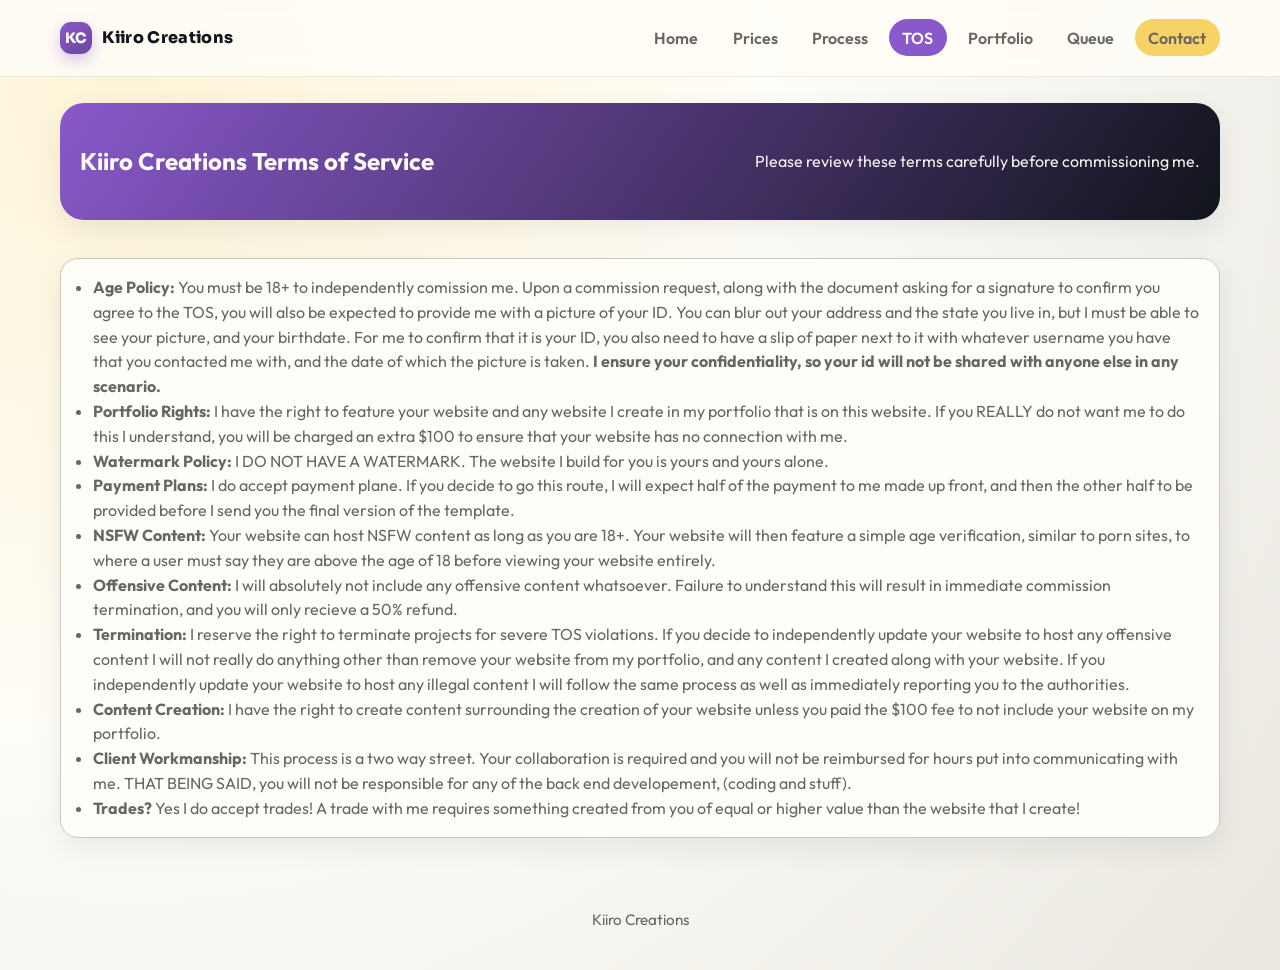
<file: html/tos.html>
<!DOCTYPE html>
<html lang="en">

<head>
    <meta charset="UTF-8">
    <meta name="viewport" content="width=device-width, initial-scale=1.0">
    <title>TOS - Kiiro Creations</title>
    <link rel="stylesheet" href="../Styles/styles.css">
</head>

<body>
    <header class="site-header">
        <div class="shell header-row">
            <a href="home.html" class="brand"><span class="brand-mark">KC</span><span>Kiiro Creations</span></a>
            <button class="nav-toggle" id="nav-toggle" aria-expanded="false" aria-controls="site-nav"
                aria-label="Toggle menu">☰</button>
            <nav class="site-nav" id="site-nav" aria-label="Main navigation">
                <ul>
                    <li><a href="home.html">Home</a></li>
                    <li><a href="prices.html">Prices</a></li>
                    <li><a href="process.html">Process</a></li>
                    <li><a href="tos.html" aria-current="page">TOS</a></li>
                    <li><a href="portfolio.html">Portfolio</a></li>
                    <li><a href="queue.html">Queue</a></li>
                    <li><a href="contact.html" class="cta-link">Contact</a></li>
                </ul>
            </nav>
        </div>
    </header>

    <main class="shell">
        <section class="section">
            <div class="banner">
                <h1>Kiiro Creations Terms of Service</h1>
                <p>Please review these terms carefully before commissioning me.</p>
            </div>
        </section>
        <section class="section">
            <article class="card">
                <ul>
                    <li><strong>Age Policy:</strong>
                        You must be 18+ to independently comission me. Upon a commission request, along
                        with the document asking for a signature to confirm you agree to the TOS, you will
                        also be expected to provide me with a picture of your ID. You can blur out your
                        address and the state you live in, but I must be able to see your picture, and your
                        birthdate. For me to confirm that it is your ID, you also need to have a slip of
                        paper next to it with whatever username you have that you contacted me with, and the
                        date of which the picture is taken. <b>I ensure your confidentiality, so your
                            id will not be shared with anyone else in any scenario.
                        </b></li>
                    <li><strong>Portfolio Rights:</strong>
                        I have the right to feature your website and any website I create in my portfolio that
                        is on this website. If you REALLY do not want me to do this I understand, you will be
                        charged an extra $100 to ensure that your website has no connection with me.</li>
                    <li><strong>Watermark Policy:</strong>
                        I DO NOT HAVE A WATERMARK. The website I build for you is yours and yours alone.</li>
                    <li><strong>Payment Plans:</strong>
                        I do accept payment plane. If you decide to go this route, I will expect half of the payment
                        to me made up front, and then the other half to be provided before I send you the final version
                        of the template.</li>
                    <li><strong>NSFW Content:</strong>
                        Your website can host NSFW content as long as you are 18+. Your website will then feature a
                        simple
                        age verification, similar to porn sites, to where a user must say they are above the age of 18
                        before viewing your website entirely.</li>
                    <li><strong>Offensive Content:</strong>
                        I will absolutely not include any offensive content whatsoever. Failure to understand this
                        will result in immediate commission termination, and you will only recieve a 50% refund.</li>
                    <li><strong>Termination:</strong>
                        I reserve the right to terminate projects for severe TOS violations. If you decide to
                        independently update your website to host any offensive content I will not really do anything
                        other than remove your website from my portfolio, and any content I created along with your
                        website. If you independently update your website to host any illegal content I will follow
                        the same process as well as immediately reporting you to the authorities.</li>
                    <li><strong>Content Creation:</strong>
                        I have the right to create content surrounding the creation of your website unless
                        you paid the $100 fee to not include your website on my portfolio.</li>
                    <li><strong>Client Workmanship:</strong>
                        This process is a two way street. Your collaboration is required and you will not
                        be reimbursed for hours put into communicating with me. THAT BEING SAID, you will
                        not be responsible for any of the back end developement, (coding and stuff).</li>
                    <li><strong>Trades?</strong> Yes I do accept trades! A trade with me requires something
                        created from you of equal or higher value than the website that I create!</li>
                </ul>
            </article>
        </section>
    </main>

    <footer class="site-footer shell">Kiiro Creations</footer>
    <script src="../Styles/nav.js"></script>
</body>

</html>
</file>
<file: Styles/styles.css>
@import url('https://fonts.googleapis.com/css2?family=Outfit:wght@400;500;600;700;800&family=Sora:wght@600;700;800&display=swap');

:root {
    --kYellow: #F7D365;
    --kPurple: #8958CB;
    --kGrey: #A19C96;
    --kBlack: #11141B;
    --kWhite: #fffdf7;
    --bg: var(--kWhite);
    --bg-highlight: color-mix(in srgb, var(--kYellow) 22%, var(--kWhite));
    --bg-depth: color-mix(in srgb, var(--kGrey) 22%, var(--kWhite));
    --ink: var(--kBlack);
    --muted: color-mix(in srgb, var(--kGrey) 60%, var(--kBlack));
    --brand: var(--kPurple);
    --accent: var(--kYellow);
    --line: color-mix(in srgb, var(--kGrey) 55%, var(--kWhite));
    --shadow: 0 10px 30px color-mix(in srgb, var(--kBlack) 8%, transparent);
    --shadow-strong: 0 6px 16px color-mix(in srgb, var(--kPurple) 35%, transparent);
    --shadow-brand: 0 10px 25px color-mix(in srgb, var(--kPurple) 25%, transparent);
    --header-bg: color-mix(in srgb, var(--kWhite) 90%, transparent);
    --header-border: color-mix(in srgb, var(--kBlack) 8%, transparent);
    --brand-glow: color-mix(in srgb, var(--kPurple) 75%, var(--kBlack));
    --text-on-light-accent: color-mix(in srgb, var(--kBlack) 88%, var(--kYellow));
    --eyebrow-border: color-mix(in srgb, var(--kYellow) 55%, var(--kWhite));
    --eyebrow-text: color-mix(in srgb, var(--kBlack) 72%, var(--kYellow));
    --button-hover: color-mix(in srgb, var(--kPurple) 70%, var(--kBlack));
    --hero-visual-start: color-mix(in srgb, var(--kYellow) 65%, var(--kWhite));
    --hero-visual-mid: color-mix(in srgb, var(--kYellow) 82%, var(--kWhite));
    --hero-visual-end: color-mix(in srgb, var(--kYellow) 88%, var(--kGrey));
    --hero-visual-border: color-mix(in srgb, var(--kYellow) 78%, var(--kGrey));
    --image-border: color-mix(in srgb, var(--kBlack) 10%, transparent);
    --mobile-nav-bg: color-mix(in srgb, var(--kBlack) 98%, transparent);
    --mobile-nav-border: color-mix(in srgb, var(--kWhite) 12%, transparent);
    --mobile-nav-link: color-mix(in srgb, var(--kWhite) 88%, var(--kGrey));
    --mobile-nav-active: color-mix(in srgb, var(--kWhite) 11%, transparent);
    --radius: 18px;
}

* {
    box-sizing: border-box;
}

html,
body {
    margin: 0;
    padding: 0;
    background: radial-gradient(circle at 10% 10%, var(--bg-highlight) 0%, var(--bg) 44%, var(--bg-depth) 100%);
    color: var(--ink);
    font-family: Outfit, sans-serif;
    line-height: 1.55;
}

img {
    max-width: 100%;
    display: block;
}

a {
    color: inherit;
}

.shell {
    width: min(1160px, 92vw);
    margin: 0 auto;
}

.site-header {
    position: sticky;
    top: 0;
    z-index: 20;
    backdrop-filter: blur(10px);
    background: var(--header-bg);
    border-bottom: 1px solid var(--header-border);
}

.header-row {
    display: flex;
    align-items: center;
    justify-content: space-between;
    min-height: 76px;
    gap: 1rem;
}

.brand {
    display: flex;
    align-items: center;
    gap: 0.65rem;
    text-decoration: none;
    font-family: Sora, sans-serif;
    font-weight: 800;
    letter-spacing: 0.02em;
}

.brand-mark {
    width: 32px;
    height: 32px;
    border-radius: 11px;
    background: linear-gradient(145deg, var(--brand), var(--brand-glow));
    display: inline-grid;
    place-items: center;
    color: var(--kWhite);
    font-size: 0.9rem;
    box-shadow: var(--shadow-strong);
}

.nav-toggle {
    display: none;
    border: 0;
    background: transparent;
    font: inherit;
    font-size: 1.6rem;
    line-height: 1;
    cursor: pointer;
    color: var(--ink);
}

.site-nav ul {
    list-style: none;
    margin: 0;
    padding: 0;
    display: flex;
    align-items: center;
    gap: 0.45rem;
}

.site-nav a {
    text-decoration: none;
    font-weight: 600;
    padding: 0.55rem 0.85rem;
    border-radius: 999px;
    transition: background-color 0.22s ease, color 0.22s ease;
    color: var(--muted);
}

.site-nav a:hover,
.site-nav a[aria-current="page"] {
    background: var(--kPurple);
    color: var(--kWhite);
}

.cta-link {
    background: var(--kYellow);
    color: var(--text-on-light-accent);
    font-weight: 700;
}

.cta-link:hover {
    background: var(--button-hover);
    color: var(--kWhite);
}

.hero,
.page-hero {
    padding: 3.3rem 0 2.5rem;
    display: grid;
    grid-template-columns: 1.15fr 1fr;
    gap: 2.3rem;
    align-items: center;
}

.eyebrow {
    display: inline-flex;
    align-items: center;
    gap: 0.5rem;
    background: var(--kYellow);
    border: 1px solid var(--eyebrow-border);
    color: var(--eyebrow-text);
    border-radius: 999px;
    padding: 0.3rem 0.75rem;
    font-size: 0.85rem;
    font-weight: 700;
    letter-spacing: 0.02em;
    text-transform: uppercase;
}

.hero h1,
.page-hero h1 {
    font-family: Sora, sans-serif;
    font-size: clamp(2rem, 4.2vw, 3.5rem);
    line-height: 1.1;
    margin: 1rem 0 0.8rem;
}

.hero p,
.page-hero p {
    max-width: 62ch;
    color: var(--muted);
    font-size: clamp(1rem, 1.8vw, 1.15rem);
    margin: 0 0 1.35rem;
}

.hero-actions {
    display: flex;
    flex-wrap: wrap;
    gap: 0.8rem;
}

.button {
    border: 0;
    text-decoration: none;
    display: inline-flex;
    align-items: center;
    justify-content: center;
    gap: 0.45rem;
    padding: 0.75rem 1rem;
    border-radius: 12px;
    font-weight: 700;
    cursor: pointer;
}

.button-primary {
    background: var(--brand);
    color: var(--kWhite);
    box-shadow: var(--shadow-brand);
}

.button-secondary {
    background: var(--kWhite);
    color: var(--ink);
    border: 1px solid var(--line);
}

.hero-visual {
    background: linear-gradient(165deg, var(--hero-visual-start) 0%, var(--hero-visual-mid) 45%, var(--hero-visual-end) 100%);
    border: 2px solid var(--hero-visual-border);
    border-radius: 28px;
    padding: 1rem;
    box-shadow: var(--shadow);
    transform: rotate(-1.2deg);
}

.hero-visual img {
    border-radius: 18px;
    border: 2px solid var(--image-border);
}

.stats {
    display: grid;
    grid-template-columns: repeat(3, minmax(0, 1fr));
    gap: 1rem;
    margin: 0.2rem 0 2.2rem;
}

.stat {
    background: var(--kWhite);
    border: 1px solid var(--line);
    border-radius: var(--radius);
    padding: 1rem;
    box-shadow: var(--shadow);
}

.stat strong {
    display: block;
    font-family: Sora, sans-serif;
    font-size: 1.5rem;
    line-height: 1.1;
    margin-bottom: 0.3rem;
}

.section {
    margin: 1.6rem 0 2.4rem;
}

.section h2 {
    font-family: Sora, sans-serif;
    font-size: clamp(1.4rem, 2.6vw, 2rem);
    line-height: 1.2;
    margin: 0 0 0.9rem;
}

.section-lead {
    margin: 0 0 1.1rem;
    color: var(--muted);
    max-width: 65ch;
}

.card-grid {
    display: grid;
    grid-template-columns: repeat(3, minmax(0, 1fr));
    gap: 1rem;
}

.card {
    background: var(--kWhite);
    border: 1px solid var(--line);
    border-radius: var(--radius);
    padding: 1rem;
    box-shadow: var(--shadow);
}

.contact-card {
    position: relative;
    padding-top: 1.15rem;
    padding-right: 4.5rem;
    min-height: 9rem;
}

.contact-icon {
    position: absolute;
    top: 1rem;
    right: 1rem;
    width: 2.5rem;
    height: 2.5rem;
    object-fit: contain;
}

.contact-card a {
    display: inline-block;
    margin-top: 0.75rem;
    color: var(--brand);
    font-weight: 600;
    overflow-wrap: anywhere;
    word-break: break-word;
}

.card h3 {
    margin: 0 0 0.5rem;
    font-size: 1.15rem;
    line-height: 1.25;
}

.card p {
    margin: 0;
    color: var(--muted);
}

.card ul {
    margin: 0;
    padding-left: 1rem;
    color: var(--muted);
}

.card-wide {
    grid-column: span 2;
}

.process {
    display: grid;
    grid-template-columns: repeat(4, minmax(0, 1fr));
    gap: 0.9rem;
}

.step {
    background: var(--kWhite);
    border: 1px solid var(--line);
    border-radius: var(--radius);
    padding: 1rem;
    box-shadow: var(--shadow);
}

.step-num {
    width: 30px;
    height: 30px;
    border-radius: 9px;
    display: grid;
    place-items: center;
    font-size: 0.86rem;
    font-weight: 700;
    background: var(--brand);
    color: var(--kWhite);
    margin-bottom: 0.6rem;
}

.pricing {
    display: grid;
    grid-template-columns: repeat(3, minmax(0, 1fr));
    gap: 1rem;
}

.price-card {
    background: var(--kWhite);
    border: 1px solid var(--line);
    border-radius: var(--radius);
    padding: 1rem;
    box-shadow: var(--shadow);
}

.price-card h3 {
    margin: 0;
}

.price {
    margin: 0.4rem 0 0.8rem;
    font-family: Sora, sans-serif;
    font-size: 1.45rem;
}

.price-card ul {
    margin: 0;
    padding-left: 1rem;
    color: var(--muted);
}

.banner {
    background: linear-gradient(125deg, var(--kPurple), var(--kBlack));
    color: var(--kWhite);
    border-radius: 24px;
    padding: 1.25rem;
    display: grid;
    grid-template-columns: 1fr auto;
    gap: 1rem;
    align-items: center;
    box-shadow: var(--shadow);
}

.banner h3 {
    margin: 0 0 0.45rem;
    font-family: Sora, sans-serif;
}

.banner p {
    margin: 0;
    opacity: 0.95;
}

.site-footer {
    padding: 2rem 0 2.4rem;
    color: var(--muted);
    text-align: center;
    font-size: 0.95rem;
}

@media (max-width: 1020px) {

    .hero,
    .page-hero {
        grid-template-columns: 1fr;
    }

    .hero-visual {
        max-width: 620px;
        margin: 0 auto;
    }

    .card-grid,
    .pricing {
        grid-template-columns: repeat(2, minmax(0, 1fr));
    }

    .process {
        grid-template-columns: repeat(2, minmax(0, 1fr));
    }
}

@media (max-width: 760px) {
    .header-row {
        min-height: 68px;
    }

    .nav-toggle {
        display: inline-flex;
    }

    .site-nav {
        position: absolute;
        left: 0;
        right: 0;
        top: 100%;
        background: var(--mobile-nav-bg);
        border-bottom: 1px solid var(--mobile-nav-border);
        max-height: 0;
        overflow: hidden;
        transition: max-height 0.25s ease;
    }

    .site-nav.open {
        max-height: 620px;
    }

    .site-nav ul {
        padding: 1.5rem 4vw 2rem;
        flex-direction: column;
        align-items: stretch;
        gap: 1.35rem;
    }

    .site-nav li {
        width: 100%;
    }

    .site-nav a {
        display: flex;
        align-items: center;
        color: var(--mobile-nav-link);
        min-height: 3.75rem;
        padding: 1.15rem 1rem;
        border-radius: 12px;
        border: 1px solid var(--mobile-nav-border);
    }

    .site-nav a:hover,
    .site-nav a[aria-current="page"] {
        background: var(--mobile-nav-active);
        color: var(--kWhite);
    }

    .stats,
    .card-grid,
    .pricing,
    .process {
        grid-template-columns: 1fr;
    }

    .contact-card {
        padding-top: 1rem;
        padding-right: 1rem;
        min-height: auto;
    }

    .contact-icon {
        top: 0.9rem;
        right: 0.9rem;
        width: 2rem;
        height: 2rem;
    }

    .contact-card h3 {
        padding-right: 2.5rem;
    }

    .card-wide {
        grid-column: auto;
    }

    .banner {
        grid-template-columns: 1fr;
    }
}
</file>
